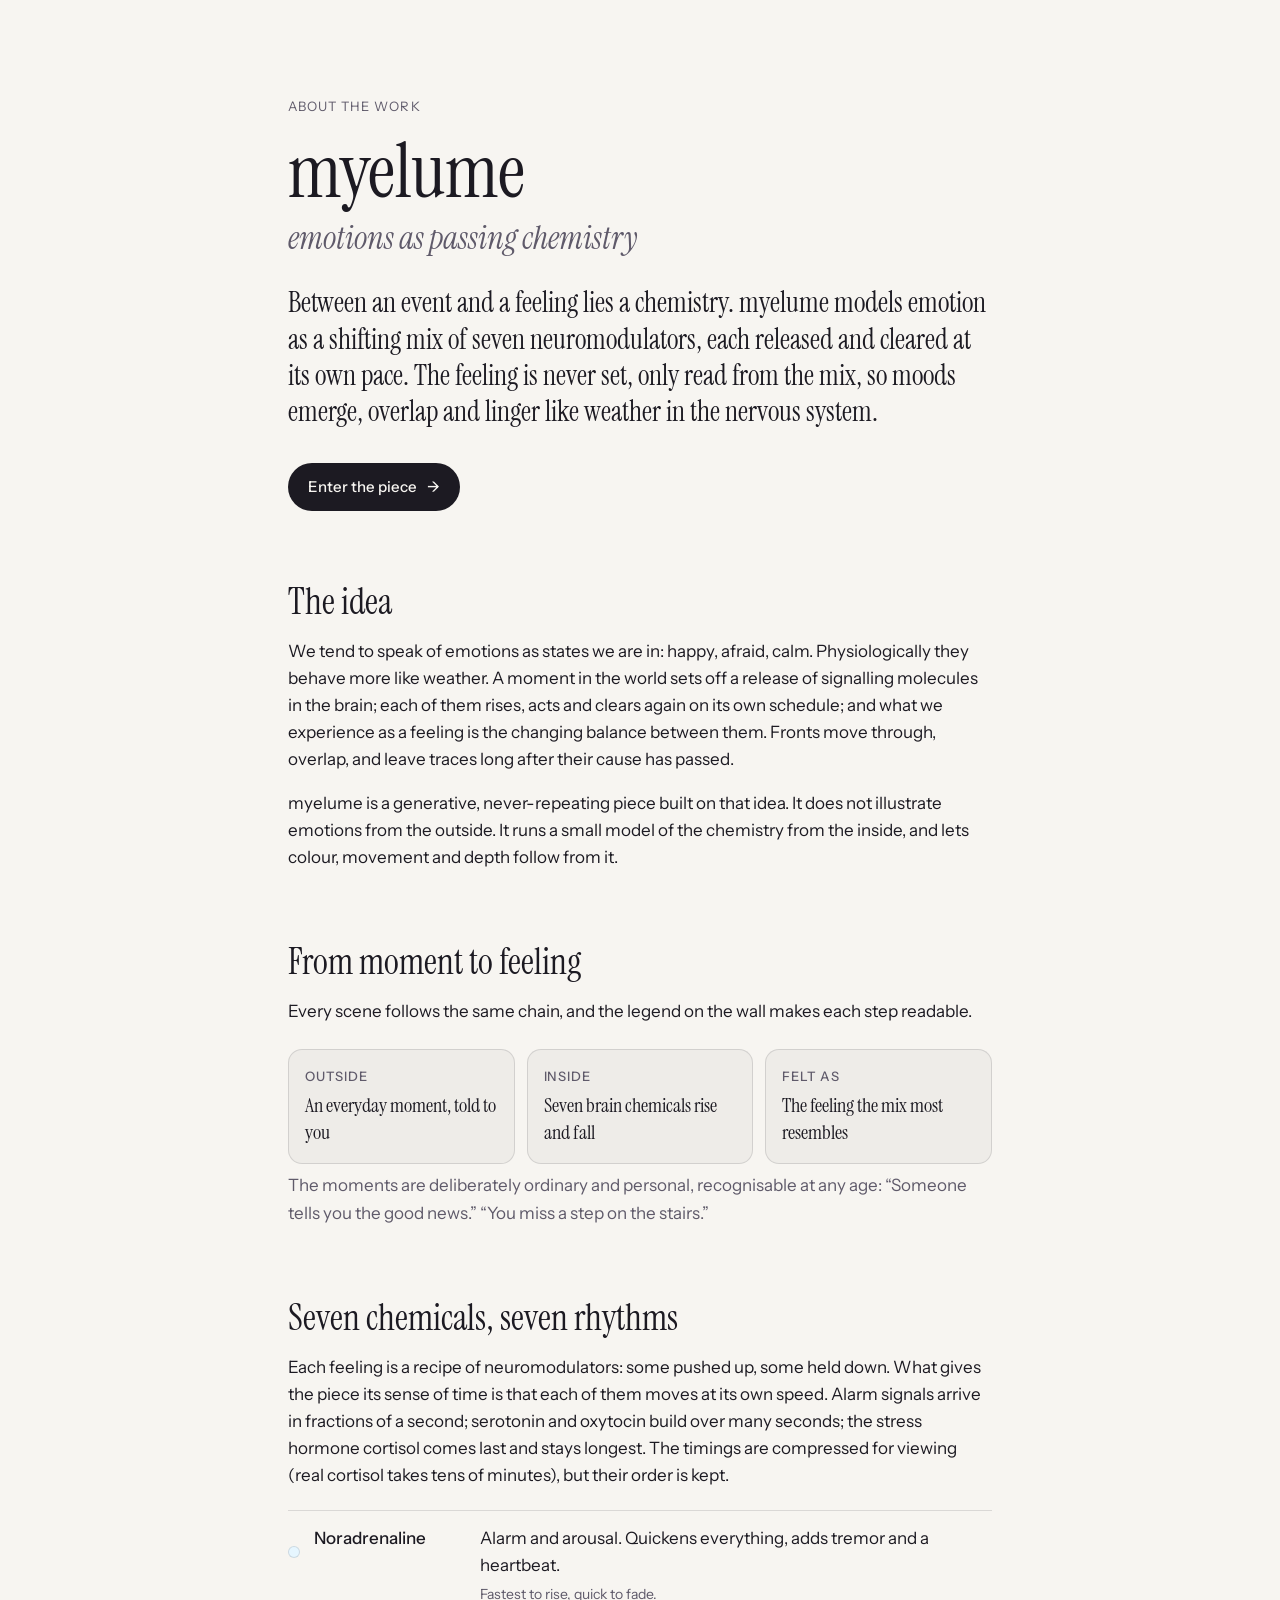
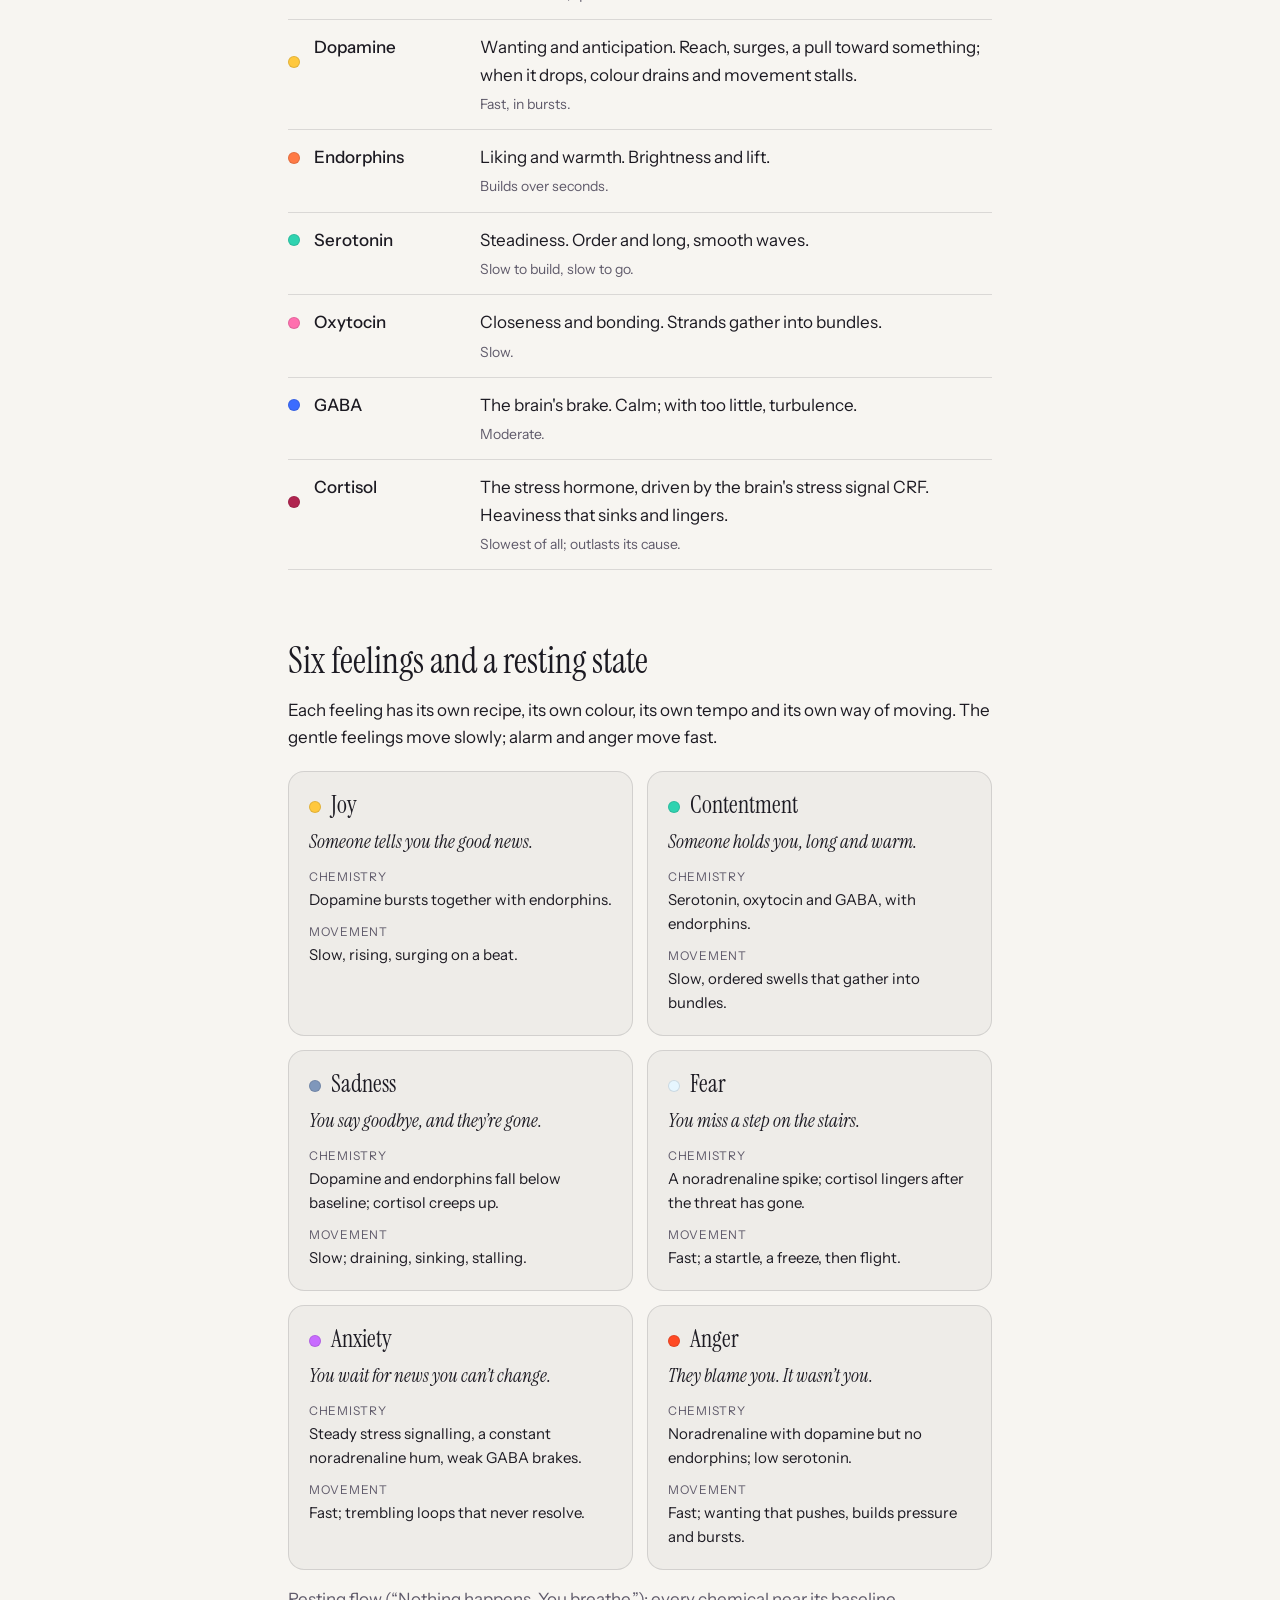
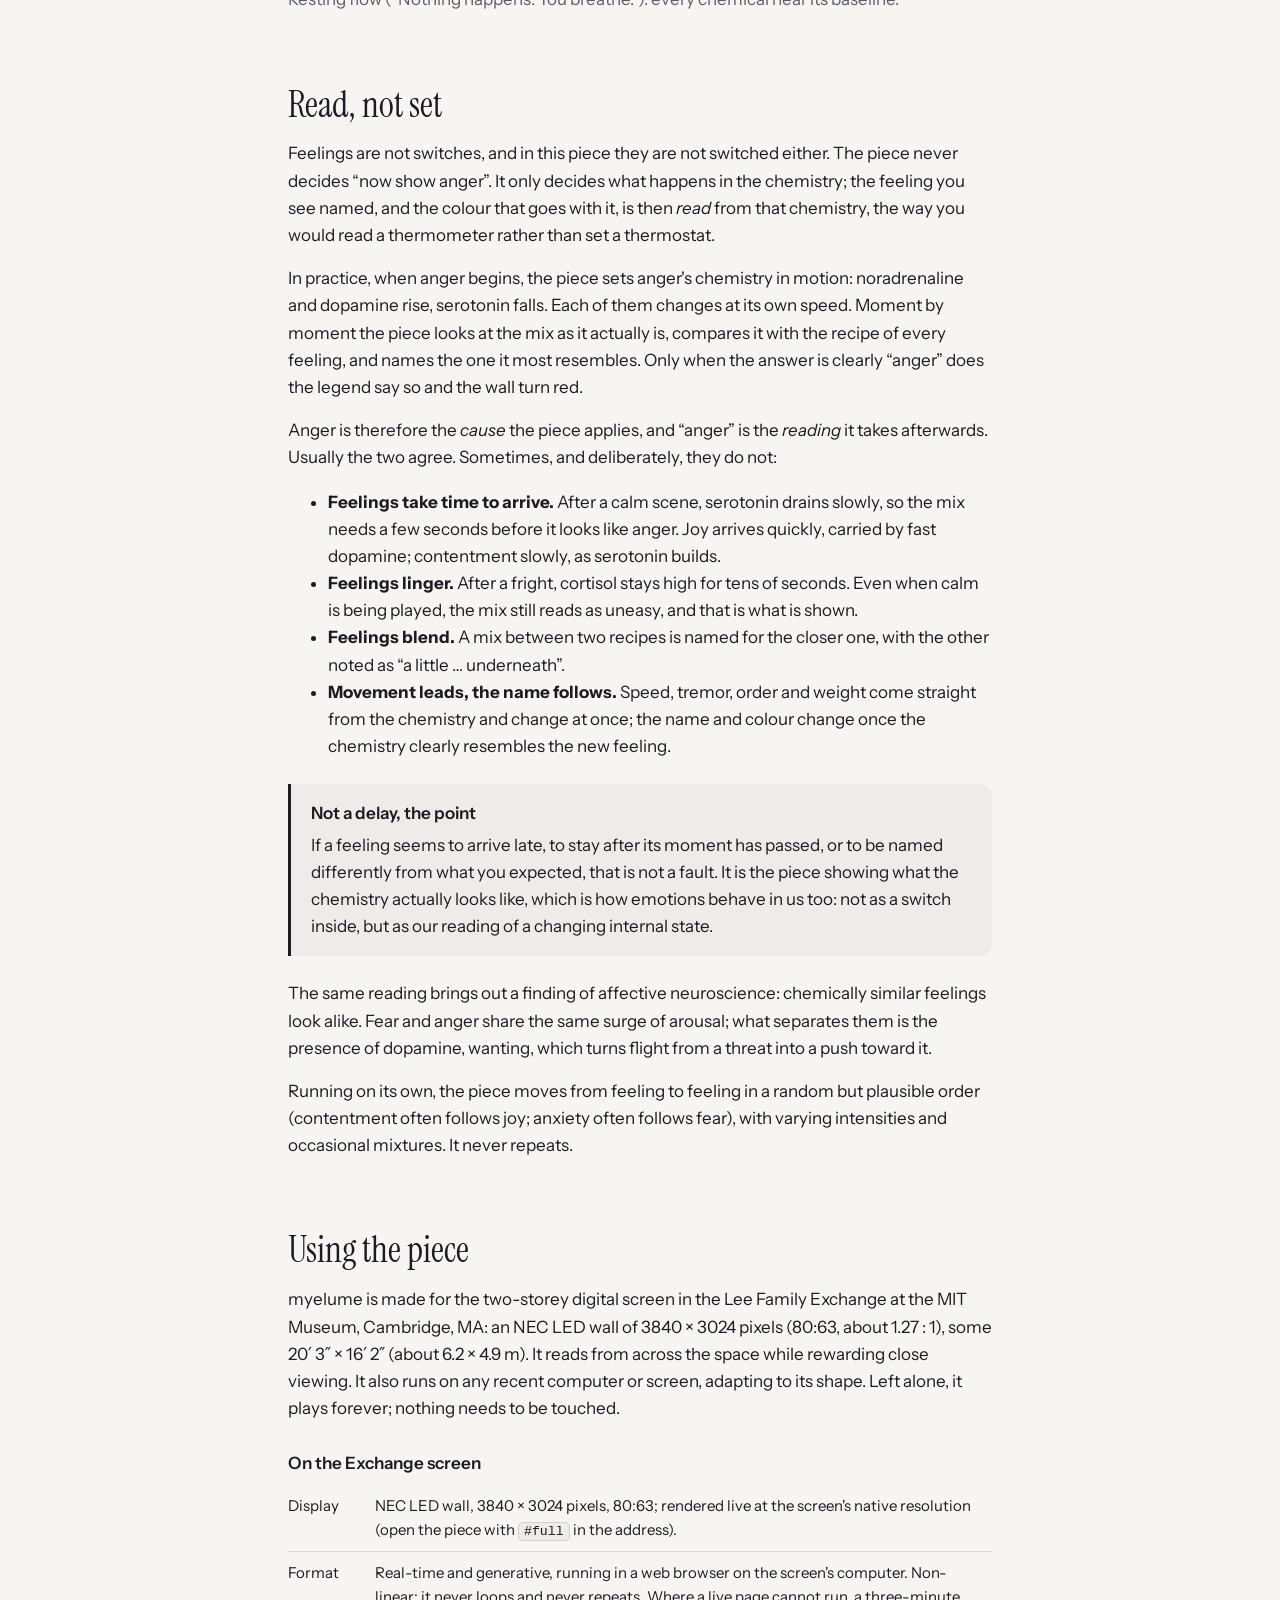
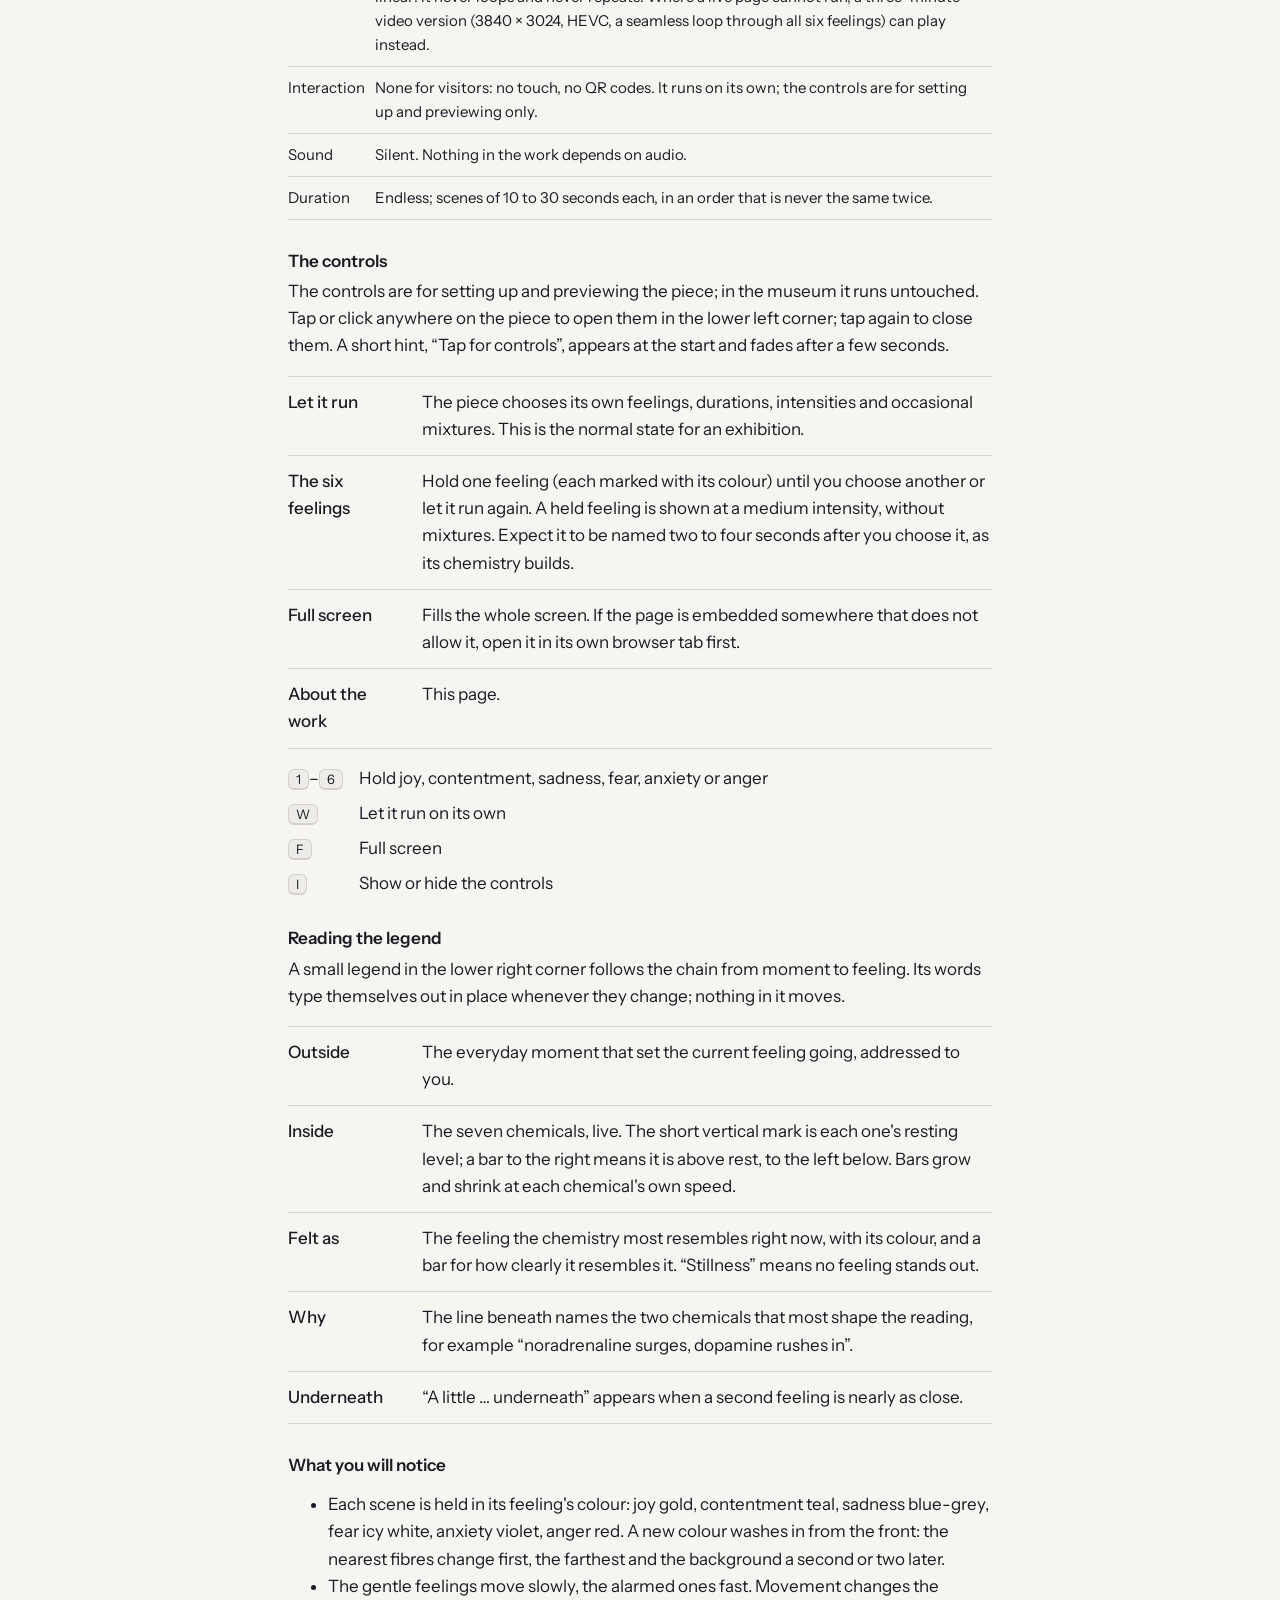
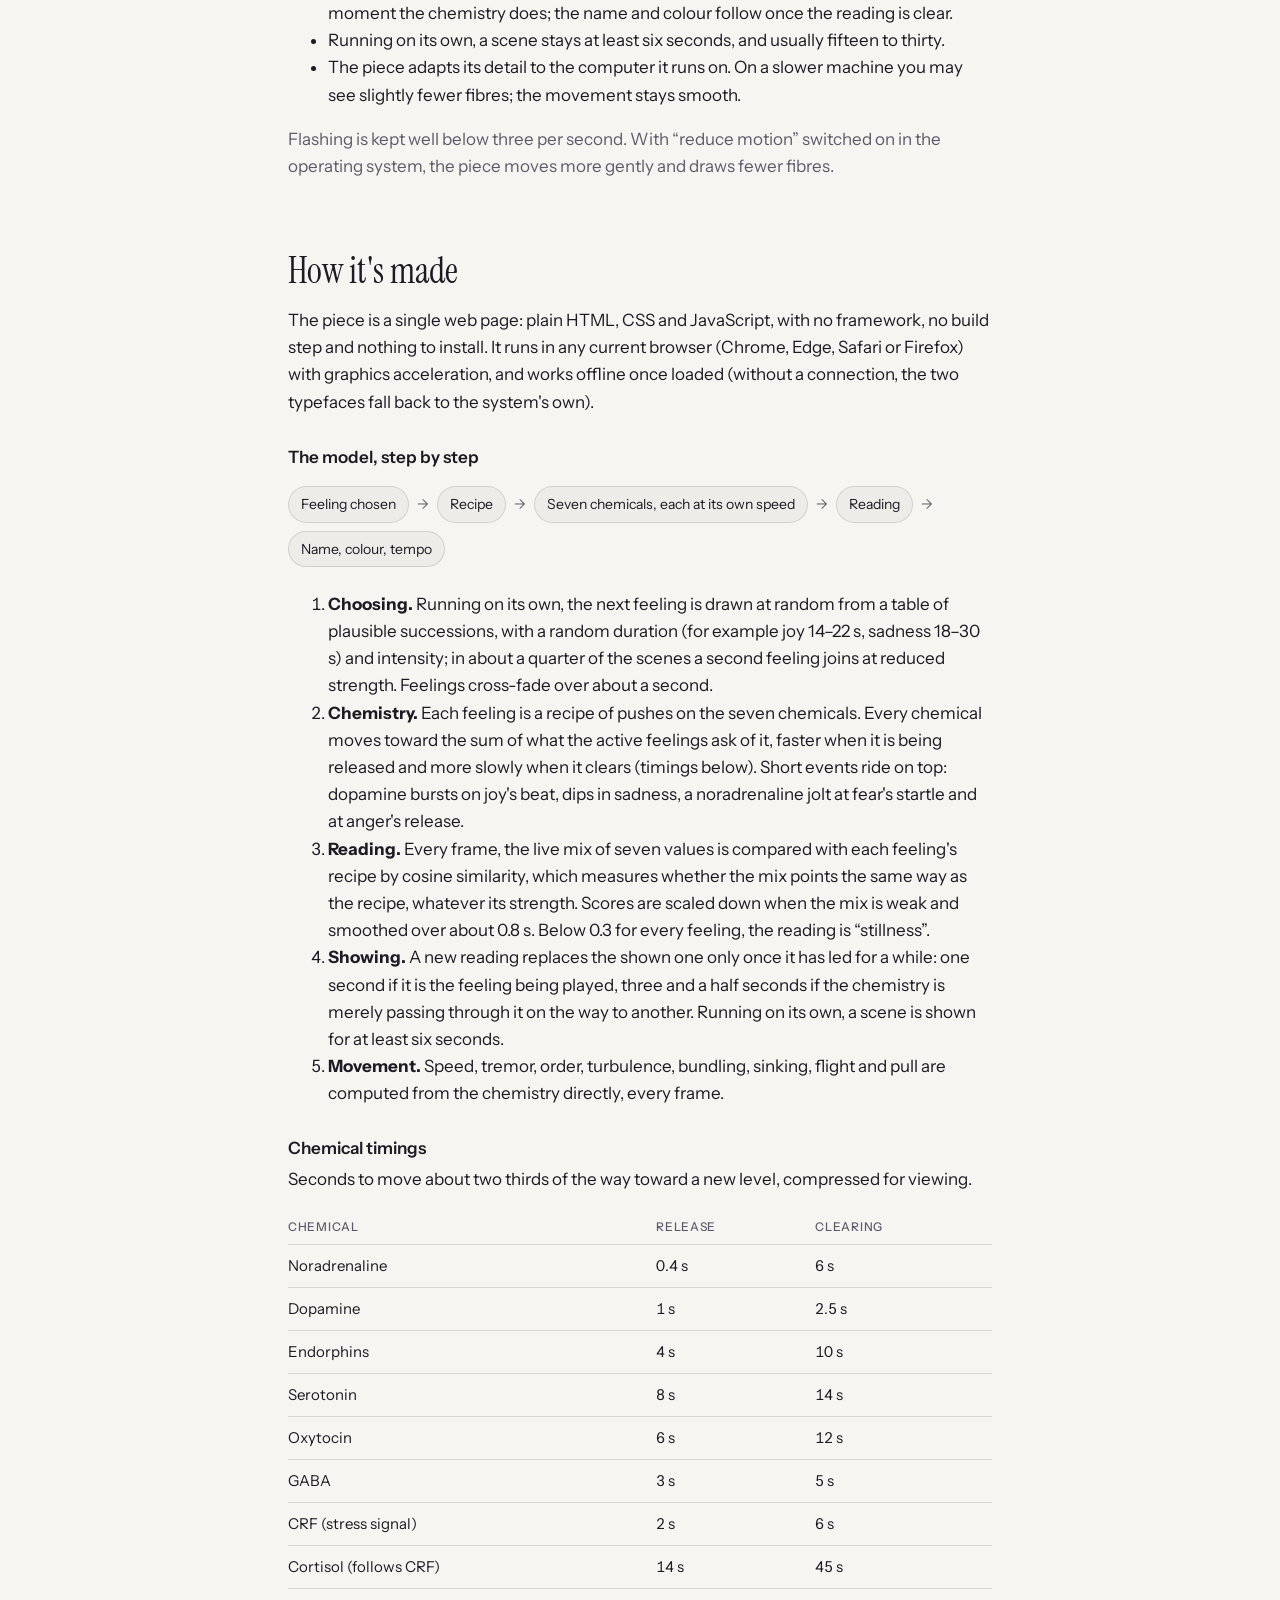
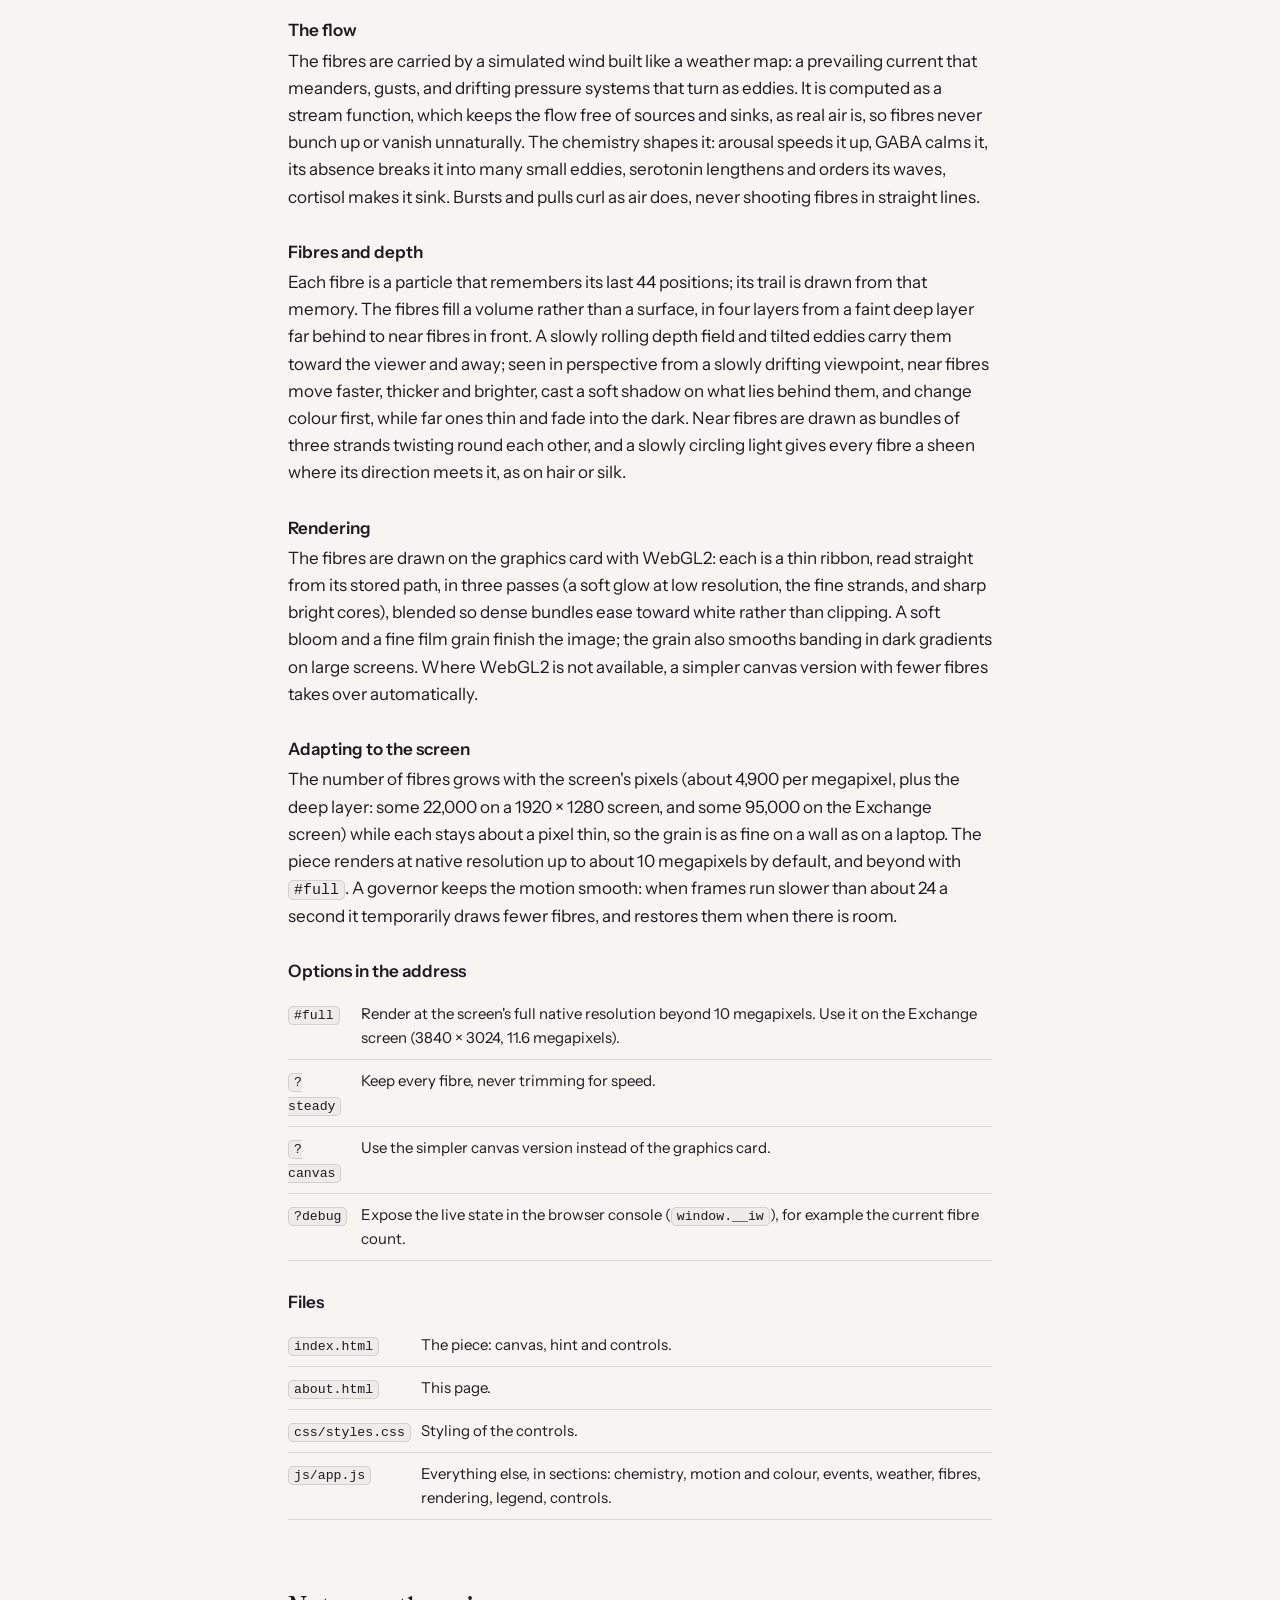
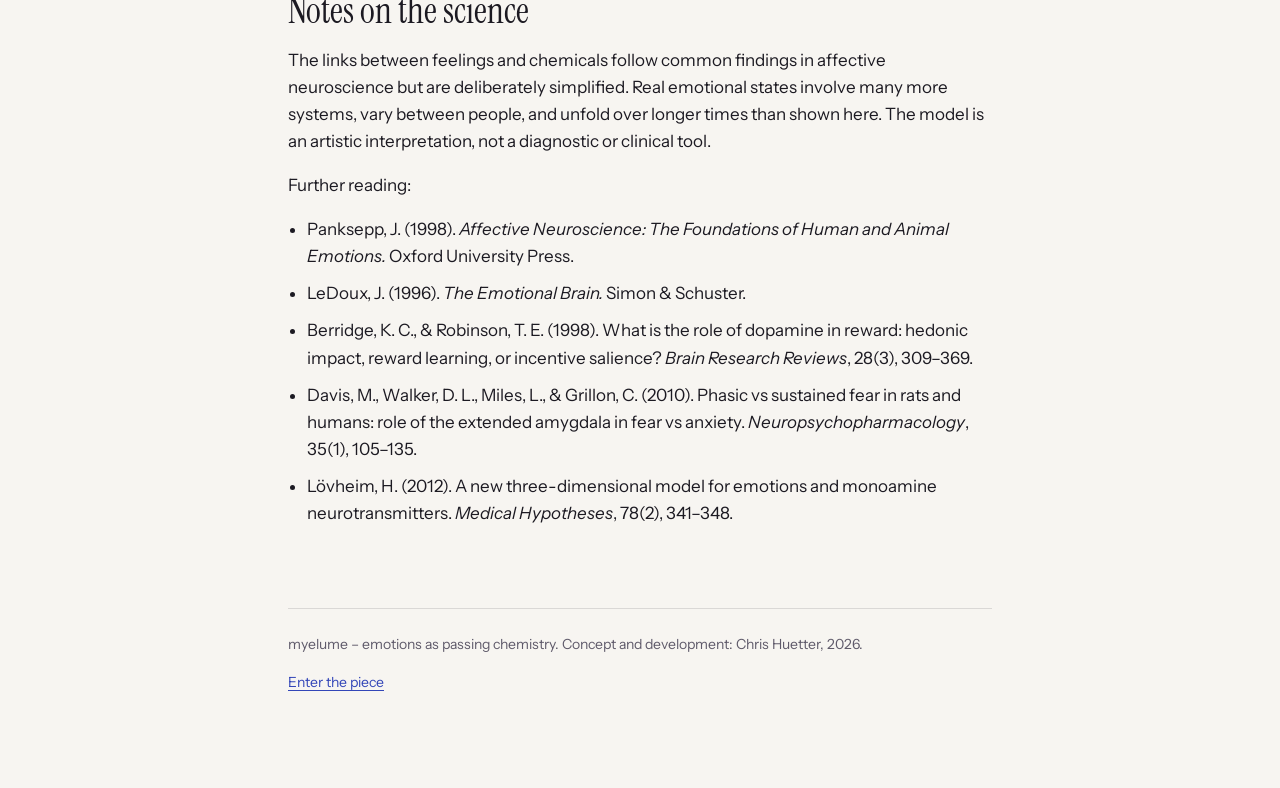
<file: myelume/about.html>
<!doctype html>
<html lang="en">
<head>
<meta charset="utf-8">
<meta name="viewport" content="width=device-width, initial-scale=1, viewport-fit=cover">
<title>myelume – about the work</title>
<meta name="description" content="myelume – emotions as passing chemistry. It models emotion as a shifting mix of seven neuromodulators. The feeling is never set, only read from the mix.">
<link rel="preconnect" href="https://fonts.googleapis.com">
<link rel="preconnect" href="https://fonts.gstatic.com" crossorigin>
<link href="https://fonts.googleapis.com/css2?family=Instrument+Sans:wght@400;500;600&family=Instrument+Serif:ital@0;1&display=swap" rel="stylesheet">
<style>
:root{
  --bg:#f7f5f1; --ink:#1c1a22; --muted:#5f5a6a; --line:rgba(28,26,34,.13); --card:rgba(28,26,34,.04);
  --accent:#1c1a22; --link:#3346b8;
  color-scheme:light;
}
@media (prefers-color-scheme: dark){
  :root:not([data-theme="light"]){
    --bg:#0d0c12; --ink:#ece8f3; --muted:#a39db2; --line:rgba(236,232,243,.13); --card:rgba(236,232,243,.045);
    --accent:#ece8f3; --link:#9fb6ff; color-scheme:dark;
  }
}
:root[data-theme="dark"]{
  --bg:#0d0c12; --ink:#ece8f3; --muted:#a39db2; --line:rgba(236,232,243,.13); --card:rgba(236,232,243,.045);
  --accent:#ece8f3; --link:#9fb6ff; color-scheme:dark;
}
*{box-sizing:border-box}
html{-webkit-text-size-adjust:100%}
body{margin:0;background:var(--bg);color:var(--ink);
  font-family:'Instrument Sans',system-ui,-apple-system,'Segoe UI',Roboto,sans-serif;
  font-size:17px;line-height:1.6;-webkit-font-smoothing:antialiased}
main{max-width:46rem;margin:0 auto;padding:clamp(40px,8vw,96px) 16px 80px}
a{color:var(--link);text-underline-offset:3px}
h1,h2,h3{font-family:'Instrument Serif',Georgia,'Times New Roman',serif;font-weight:400;line-height:1.08;margin:0}
h1{font-size:clamp(44px,8vw,76px);letter-spacing:-.01em}
h2{font-size:clamp(28px,4.4vw,36px);margin:72px 0 16px}
h3{font-size:24px;margin:0 0 4px}
p{margin:0 0 16px}
.kicker{font-size:13px;letter-spacing:.08em;text-transform:uppercase;color:var(--muted);margin:0 0 14px}
.subtitle{font-family:'Instrument Serif',Georgia,serif;font-style:italic;font-size:clamp(24px,3.6vw,32px);line-height:1.2;color:var(--muted);margin:6px 0 0}
.lede{font-family:'Instrument Serif',Georgia,serif;font-size:clamp(22px,3.2vw,28px);line-height:1.3;margin:28px 0 32px}
.enter{display:inline-flex;align-items:center;gap:10px;font-size:15px;font-weight:500;text-decoration:none;
  color:var(--bg);background:var(--accent);padding:12px 20px;border-radius:999px}
.enter:focus-visible{outline:2px solid var(--link);outline-offset:3px}
.muted{color:var(--muted)}
.chain{display:grid;grid-template-columns:repeat(3,1fr);gap:12px;margin:24px 0 8px}
.chain div{background:var(--card);border:1px solid var(--line);border-radius:14px;padding:16px}
.chain b{display:block;font-weight:500;font-size:13px;letter-spacing:.06em;text-transform:uppercase;color:var(--muted);margin-bottom:6px}
.chain span{font-family:'Instrument Serif',Georgia,serif;font-size:20px;line-height:1.25}
.chem{list-style:none;padding:0;margin:20px 0 0;border-top:1px solid var(--line)}
.chem li{display:grid;grid-template-columns:12px 9.5rem 1fr;gap:4px 14px;align-items:baseline;padding:14px 0;border-bottom:1px solid var(--line)}
.chem .sw{align-self:center}
.chem .name{font-weight:500}
.chem .pace{grid-column:3;font-size:14px;color:var(--muted)}
.sw{width:12px;height:12px;border-radius:50%;display:inline-block;box-shadow:inset 0 0 0 1px var(--line)}
.feelings{display:grid;grid-template-columns:repeat(2,1fr);gap:14px;margin-top:20px}
.feeling{background:var(--card);border:1px solid var(--line);border-radius:16px;padding:20px}
.feeling header{display:flex;align-items:center;gap:10px;margin-bottom:8px}
.feeling .moment{font-family:'Instrument Serif',Georgia,serif;font-style:italic;font-size:19px;line-height:1.3;margin-bottom:12px}
.feeling dl{margin:0;font-size:15px}
.feeling dt{font-size:12px;letter-spacing:.06em;text-transform:uppercase;color:var(--muted);margin-top:10px}
.feeling dd{margin:2px 0 0}
.keys{display:grid;grid-template-columns:auto 1fr;gap:8px 16px;margin:16px 0}
kbd{font-family:inherit;font-size:13px;border:1px solid var(--line);border-bottom-width:2px;border-radius:6px;padding:1px 7px;background:var(--card)}
.refs{padding-left:1.1em}
.refs li{margin-bottom:10px}
.note{border-left:3px solid var(--accent);background:var(--card);border-radius:0 12px 12px 0;padding:16px 20px;margin:24px 0}
.note b{display:block;font-weight:600;margin-bottom:4px}
.note p:last-child{margin-bottom:0}
.flow{display:flex;flex-wrap:wrap;align-items:center;gap:8px;margin:20px 0 24px;font-size:14px}
.flow span{background:var(--card);border:1px solid var(--line);border-radius:999px;padding:6px 12px}
.flow i{font-style:normal;color:var(--muted)}
h3.sub{font-family:'Instrument Sans',system-ui,sans-serif;font-weight:600;font-size:17px;margin:32px 0 8px}
.tbl{width:100%;border-collapse:collapse;font-size:15px;margin:12px 0 8px}
.tbl th{text-align:left;font-weight:500;font-size:12px;letter-spacing:.06em;text-transform:uppercase;color:var(--muted);padding:8px 10px 8px 0;border-bottom:1px solid var(--line)}
.tbl td{padding:9px 10px 9px 0;border-bottom:1px solid var(--line);vertical-align:top}
.tbl td.num{font-variant-numeric:tabular-nums;white-space:nowrap}
.legend-parts{list-style:none;padding:0;margin:12px 0}
.legend-parts li{display:grid;grid-template-columns:7.5rem 1fr;gap:14px;padding:12px 0;border-bottom:1px solid var(--line)}
.legend-parts li:first-child{border-top:1px solid var(--line)}
.legend-parts b{font-weight:500}
code{font-family:ui-monospace,SFMono-Regular,Menlo,Consolas,monospace;font-size:.88em;background:var(--card);border:1px solid var(--line);border-radius:5px;padding:1px 5px}
footer{margin-top:80px;padding-top:24px;border-top:1px solid var(--line);font-size:14px;color:var(--muted)}
@media (max-width:640px){
  body{font-size:16px}
  .chain,.feelings{grid-template-columns:1fr}
  .chem li{grid-template-columns:12px 1fr}
  .chem .pace,.chem .does{grid-column:2}
  .legend-parts li{grid-template-columns:1fr;gap:4px}
  .tbl{font-size:14px}
}
</style>
</head>
<body>
<main>
  <p class="kicker">About the work</p>
  <h1>myelume</h1>
  <p class="subtitle">emotions as passing chemistry</p>
  <p class="lede">Between an event and a feeling lies a chemistry. myelume models emotion as a shifting mix of seven neuromodulators, each released and cleared at its own pace. The feeling is never set, only read from the mix, so moods emerge, overlap and linger like weather in the nervous system.</p>
  <a class="enter" href="index.html">Enter the piece <span aria-hidden="true">→</span></a>

  <h2>The idea</h2>
  <p>We tend to speak of emotions as states we are in: happy, afraid, calm. Physiologically they behave more like weather. A moment in the world sets off a release of signalling molecules in the brain; each of them rises, acts and clears again on its own schedule; and what we experience as a feeling is the changing balance between them. Fronts move through, overlap, and leave traces long after their cause has passed.</p>
  <p>myelume is a generative, never-repeating piece built on that idea. It does not illustrate emotions from the outside. It runs a small model of the chemistry from the inside, and lets colour, movement and depth follow from it.</p>

  <h2>From moment to feeling</h2>
  <p>Every scene follows the same chain, and the legend on the wall makes each step readable.</p>
  <div class="chain">
    <div><b>Outside</b><span>An everyday moment, told to you</span></div>
    <div><b>Inside</b><span>Seven brain chemicals rise and fall</span></div>
    <div><b>Felt as</b><span>The feeling the mix most resembles</span></div>
  </div>
  <p class="muted">The moments are deliberately ordinary and personal, recognisable at any age: “Someone tells you the good news.” “You miss a step on the stairs.”</p>

  <h2>Seven chemicals, seven rhythms</h2>
  <p>Each feeling is a recipe of neuromodulators: some pushed up, some held down. What gives the piece its sense of time is that each of them moves at its own speed. Alarm signals arrive in fractions of a second; serotonin and oxytocin build over many seconds; the stress hormone cortisol comes last and stays longest. The timings are compressed for viewing (real cortisol takes tens of minutes), but their order is kept.</p>
  <ul class="chem">
    <li><span class="sw" style="background:#e6f6ff"></span><span class="name">Noradrenaline</span><span class="does">Alarm and arousal. Quickens everything, adds tremor and a heartbeat.</span><span class="pace">Fastest to rise, quick to fade.</span></li>
    <li><span class="sw" style="background:#ffc83d"></span><span class="name">Dopamine</span><span class="does">Wanting and anticipation. Reach, surges, a pull toward something; when it drops, colour drains and movement stalls.</span><span class="pace">Fast, in bursts.</span></li>
    <li><span class="sw" style="background:#ff7a45"></span><span class="name">Endorphins</span><span class="does">Liking and warmth. Brightness and lift.</span><span class="pace">Builds over seconds.</span></li>
    <li><span class="sw" style="background:#2fd3b0"></span><span class="name">Serotonin</span><span class="does">Steadiness. Order and long, smooth waves.</span><span class="pace">Slow to build, slow to go.</span></li>
    <li><span class="sw" style="background:#ff6fae"></span><span class="name">Oxytocin</span><span class="does">Closeness and bonding. Strands gather into bundles.</span><span class="pace">Slow.</span></li>
    <li><span class="sw" style="background:#3b6cff"></span><span class="name">GABA</span><span class="does">The brain's brake. Calm; with too little, turbulence.</span><span class="pace">Moderate.</span></li>
    <li><span class="sw" style="background:#b0244f"></span><span class="name">Cortisol</span><span class="does">The stress hormone, driven by the brain's stress signal CRF. Heaviness that sinks and lingers.</span><span class="pace">Slowest of all; outlasts its cause.</span></li>
  </ul>

  <h2>Six feelings and a resting state</h2>
  <p>Each feeling has its own recipe, its own colour, its own tempo and its own way of moving. The gentle feelings move slowly; alarm and anger move fast.</p>
  <div class="feelings">
    <article class="feeling">
      <header><span class="sw" style="background:#ffc83d"></span><h3>Joy</h3></header>
      <p class="moment">Someone tells you the good news.</p>
      <dl><dt>Chemistry</dt><dd>Dopamine bursts together with endorphins.</dd><dt>Movement</dt><dd>Slow, rising, surging on a beat.</dd></dl>
    </article>
    <article class="feeling">
      <header><span class="sw" style="background:#2fd3b0"></span><h3>Contentment</h3></header>
      <p class="moment">Someone holds you, long and warm.</p>
      <dl><dt>Chemistry</dt><dd>Serotonin, oxytocin and GABA, with endorphins.</dd><dt>Movement</dt><dd>Slow, ordered swells that gather into bundles.</dd></dl>
    </article>
    <article class="feeling">
      <header><span class="sw" style="background:#7f97bb"></span><h3>Sadness</h3></header>
      <p class="moment">You say goodbye, and they’re gone.</p>
      <dl><dt>Chemistry</dt><dd>Dopamine and endorphins fall below baseline; cortisol creeps up.</dd><dt>Movement</dt><dd>Slow; draining, sinking, stalling.</dd></dl>
    </article>
    <article class="feeling">
      <header><span class="sw" style="background:#e6f6ff"></span><h3>Fear</h3></header>
      <p class="moment">You miss a step on the stairs.</p>
      <dl><dt>Chemistry</dt><dd>A noradrenaline spike; cortisol lingers after the threat has gone.</dd><dt>Movement</dt><dd>Fast; a startle, a freeze, then flight.</dd></dl>
    </article>
    <article class="feeling">
      <header><span class="sw" style="background:#c86bff"></span><h3>Anxiety</h3></header>
      <p class="moment">You wait for news you can’t change.</p>
      <dl><dt>Chemistry</dt><dd>Steady stress signalling, a constant noradrenaline hum, weak GABA brakes.</dd><dt>Movement</dt><dd>Fast; trembling loops that never resolve.</dd></dl>
    </article>
    <article class="feeling">
      <header><span class="sw" style="background:#ff4a24"></span><h3>Anger</h3></header>
      <p class="moment">They blame you. It wasn’t you.</p>
      <dl><dt>Chemistry</dt><dd>Noradrenaline with dopamine but no endorphins; low serotonin.</dd><dt>Movement</dt><dd>Fast; wanting that pushes, builds pressure and bursts.</dd></dl>
    </article>
  </div>
  <p class="muted" style="margin-top:16px">Resting flow (“Nothing happens. You breathe.”): every chemical near its baseline.</p>

  <h2>Read, not set</h2>
  <p>Feelings are not switches, and in this piece they are not switched either. The piece never decides “now show anger”. It only decides what happens in the chemistry; the feeling you see named, and the colour that goes with it, is then <em>read</em> from that chemistry, the way you would read a thermometer rather than set a thermostat.</p>
  <p>In practice, when anger begins, the piece sets anger's chemistry in motion: noradrenaline and dopamine rise, serotonin falls. Each of them changes at its own speed. Moment by moment the piece looks at the mix as it actually is, compares it with the recipe of every feeling, and names the one it most resembles. Only when the answer is clearly “anger” does the legend say so and the wall turn red.</p>
  <p>Anger is therefore the <em>cause</em> the piece applies, and “anger” is the <em>reading</em> it takes afterwards. Usually the two agree. Sometimes, and deliberately, they do not:</p>
  <ul>
    <li><strong>Feelings take time to arrive.</strong> After a calm scene, serotonin drains slowly, so the mix needs a few seconds before it looks like anger. Joy arrives quickly, carried by fast dopamine; contentment slowly, as serotonin builds.</li>
    <li><strong>Feelings linger.</strong> After a fright, cortisol stays high for tens of seconds. Even when calm is being played, the mix still reads as uneasy, and that is what is shown.</li>
    <li><strong>Feelings blend.</strong> A mix between two recipes is named for the closer one, with the other noted as “a little … underneath”.</li>
    <li><strong>Movement leads, the name follows.</strong> Speed, tremor, order and weight come straight from the chemistry and change at once; the name and colour change once the chemistry clearly resembles the new feeling.</li>
  </ul>
  <div class="note">
    <b>Not a delay, the point</b>
    <p>If a feeling seems to arrive late, to stay after its moment has passed, or to be named differently from what you expected, that is not a fault. It is the piece showing what the chemistry actually looks like, which is how emotions behave in us too: not as a switch inside, but as our reading of a changing internal state.</p>
  </div>
  <p>The same reading brings out a finding of affective neuroscience: chemically similar feelings look alike. Fear and anger share the same surge of arousal; what separates them is the presence of dopamine, wanting, which turns flight from a threat into a push toward it.</p>
  <p>Running on its own, the piece moves from feeling to feeling in a random but plausible order (contentment often follows joy; anxiety often follows fear), with varying intensities and occasional mixtures. It never repeats.</p>

  <h2>Using the piece</h2>
  <p>myelume is made for the two-storey digital screen in the Lee Family Exchange at the MIT Museum, Cambridge, MA: an NEC LED wall of 3840 × 3024 pixels (80:63, about 1.27 : 1), some 20′ 3″ × 16′ 2″ (about 6.2 × 4.9 m). It reads from across the space while rewarding close viewing. It also runs on any recent computer or screen, adapting to its shape. Left alone, it plays forever; nothing needs to be touched.</p>

  <h3 class="sub">On the Exchange screen</h3>
  <table class="tbl">
    <tbody>
      <tr><td>Display</td><td>NEC LED wall, 3840 × 3024 pixels, 80:63; rendered live at the screen's native resolution (open the piece with <code>#full</code> in the address).</td></tr>
      <tr><td>Format</td><td>Real-time and generative, running in a web browser on the screen's computer. Non-linear: it never loops and never repeats. Where a live page cannot run, a three-minute video version (3840 × 3024, HEVC, a seamless loop through all six feelings) can play instead.</td></tr>
      <tr><td>Interaction</td><td>None for visitors: no touch, no QR codes. It runs on its own; the controls are for setting up and previewing only.</td></tr>
      <tr><td>Sound</td><td>Silent. Nothing in the work depends on audio.</td></tr>
      <tr><td>Duration</td><td>Endless; scenes of 10 to 30 seconds each, in an order that is never the same twice.</td></tr>
    </tbody>
  </table>

  <h3 class="sub">The controls</h3>
  <p>The controls are for setting up and previewing the piece; in the museum it runs untouched. Tap or click anywhere on the piece to open them in the lower left corner; tap again to close them. A short hint, “Tap for controls”, appears at the start and fades after a few seconds.</p>
  <ul class="legend-parts">
    <li><b>Let it run</b><span>The piece chooses its own feelings, durations, intensities and occasional mixtures. This is the normal state for an exhibition.</span></li>
    <li><b>The six feelings</b><span>Hold one feeling (each marked with its colour) until you choose another or let it run again. A held feeling is shown at a medium intensity, without mixtures. Expect it to be named two to four seconds after you choose it, as its chemistry builds.</span></li>
    <li><b>Full screen</b><span>Fills the whole screen. If the page is embedded somewhere that does not allow it, open it in its own browser tab first.</span></li>
    <li><b>About the work</b><span>This page.</span></li>
  </ul>
  <div class="keys">
    <span><kbd>1</kbd>–<kbd>6</kbd></span><span>Hold joy, contentment, sadness, fear, anxiety or anger</span>
    <span><kbd>W</kbd></span><span>Let it run on its own</span>
    <span><kbd>F</kbd></span><span>Full screen</span>
    <span><kbd>I</kbd></span><span>Show or hide the controls</span>
  </div>

  <h3 class="sub">Reading the legend</h3>
  <p>A small legend in the lower right corner follows the chain from moment to feeling. Its words type themselves out in place whenever they change; nothing in it moves.</p>
  <ul class="legend-parts">
    <li><b>Outside</b><span>The everyday moment that set the current feeling going, addressed to you.</span></li>
    <li><b>Inside</b><span>The seven chemicals, live. The short vertical mark is each one's resting level; a bar to the right means it is above rest, to the left below. Bars grow and shrink at each chemical's own speed.</span></li>
    <li><b>Felt as</b><span>The feeling the chemistry most resembles right now, with its colour, and a bar for how clearly it resembles it. “Stillness” means no feeling stands out.</span></li>
    <li><b>Why</b><span>The line beneath names the two chemicals that most shape the reading, for example “noradrenaline surges, dopamine rushes in”.</span></li>
    <li><b>Underneath</b><span>“A little … underneath” appears when a second feeling is nearly as close.</span></li>
  </ul>

  <h3 class="sub">What you will notice</h3>
  <ul>
    <li>Each scene is held in its feeling's colour: joy gold, contentment teal, sadness blue-grey, fear icy white, anxiety violet, anger red. A new colour washes in from the front: the nearest fibres change first, the farthest and the background a second or two later.</li>
    <li>The gentle feelings move slowly, the alarmed ones fast. Movement changes the moment the chemistry does; the name and colour follow once the reading is clear.</li>
    <li>Running on its own, a scene stays at least six seconds, and usually fifteen to thirty.</li>
    <li>The piece adapts its detail to the computer it runs on. On a slower machine you may see slightly fewer fibres; the movement stays smooth.</li>
  </ul>
  <p class="muted">Flashing is kept well below three per second. With “reduce motion” switched on in the operating system, the piece moves more gently and draws fewer fibres.</p>

  <h2>How it's made</h2>
  <p>The piece is a single web page: plain HTML, CSS and JavaScript, with no framework, no build step and nothing to install. It runs in any current browser (Chrome, Edge, Safari or Firefox) with graphics acceleration, and works offline once loaded (without a connection, the two typefaces fall back to the system's own).</p>

  <h3 class="sub">The model, step by step</h3>
  <div class="flow"><span>Feeling chosen</span><i>→</i><span>Recipe</span><i>→</i><span>Seven chemicals, each at its own speed</span><i>→</i><span>Reading</span><i>→</i><span>Name, colour, tempo</span></div>
  <ol>
    <li><strong>Choosing.</strong> Running on its own, the next feeling is drawn at random from a table of plausible successions, with a random duration (for example joy 14–22 s, sadness 18–30 s) and intensity; in about a quarter of the scenes a second feeling joins at reduced strength. Feelings cross-fade over about a second.</li>
    <li><strong>Chemistry.</strong> Each feeling is a recipe of pushes on the seven chemicals. Every chemical moves toward the sum of what the active feelings ask of it, faster when it is being released and more slowly when it clears (timings below). Short events ride on top: dopamine bursts on joy's beat, dips in sadness, a noradrenaline jolt at fear's startle and at anger's release.</li>
    <li><strong>Reading.</strong> Every frame, the live mix of seven values is compared with each feeling's recipe by cosine similarity, which measures whether the mix points the same way as the recipe, whatever its strength. Scores are scaled down when the mix is weak and smoothed over about 0.8 s. Below 0.3 for every feeling, the reading is “stillness”.</li>
    <li><strong>Showing.</strong> A new reading replaces the shown one only once it has led for a while: one second if it is the feeling being played, three and a half seconds if the chemistry is merely passing through it on the way to another. Running on its own, a scene is shown for at least six seconds.</li>
    <li><strong>Movement.</strong> Speed, tremor, order, turbulence, bundling, sinking, flight and pull are computed from the chemistry directly, every frame.</li>
  </ol>

  <h3 class="sub">Chemical timings</h3>
  <p>Seconds to move about two thirds of the way toward a new level, compressed for viewing.</p>
  <table class="tbl">
    <thead><tr><th>Chemical</th><th>Release</th><th>Clearing</th></tr></thead>
    <tbody>
      <tr><td>Noradrenaline</td><td class="num">0.4 s</td><td class="num">6 s</td></tr>
      <tr><td>Dopamine</td><td class="num">1 s</td><td class="num">2.5 s</td></tr>
      <tr><td>Endorphins</td><td class="num">4 s</td><td class="num">10 s</td></tr>
      <tr><td>Serotonin</td><td class="num">8 s</td><td class="num">14 s</td></tr>
      <tr><td>Oxytocin</td><td class="num">6 s</td><td class="num">12 s</td></tr>
      <tr><td>GABA</td><td class="num">3 s</td><td class="num">5 s</td></tr>
      <tr><td>CRF (stress signal)</td><td class="num">2 s</td><td class="num">6 s</td></tr>
      <tr><td>Cortisol (follows CRF)</td><td class="num">14 s</td><td class="num">45 s</td></tr>
    </tbody>
  </table>

  <h3 class="sub">The flow</h3>
  <p>The fibres are carried by a simulated wind built like a weather map: a prevailing current that meanders, gusts, and drifting pressure systems that turn as eddies. It is computed as a stream function, which keeps the flow free of sources and sinks, as real air is, so fibres never bunch up or vanish unnaturally. The chemistry shapes it: arousal speeds it up, GABA calms it, its absence breaks it into many small eddies, serotonin lengthens and orders its waves, cortisol makes it sink. Bursts and pulls curl as air does, never shooting fibres in straight lines.</p>

  <h3 class="sub">Fibres and depth</h3>
  <p>Each fibre is a particle that remembers its last 44 positions; its trail is drawn from that memory. The fibres fill a volume rather than a surface, in four layers from a faint deep layer far behind to near fibres in front. A slowly rolling depth field and tilted eddies carry them toward the viewer and away; seen in perspective from a slowly drifting viewpoint, near fibres move faster, thicker and brighter, cast a soft shadow on what lies behind them, and change colour first, while far ones thin and fade into the dark. Near fibres are drawn as bundles of three strands twisting round each other, and a slowly circling light gives every fibre a sheen where its direction meets it, as on hair or silk.</p>

  <h3 class="sub">Rendering</h3>
  <p>The fibres are drawn on the graphics card with WebGL2: each is a thin ribbon, read straight from its stored path, in three passes (a soft glow at low resolution, the fine strands, and sharp bright cores), blended so dense bundles ease toward white rather than clipping. A soft bloom and a fine film grain finish the image; the grain also smooths banding in dark gradients on large screens. Where WebGL2 is not available, a simpler canvas version with fewer fibres takes over automatically.</p>

  <h3 class="sub">Adapting to the screen</h3>
  <p>The number of fibres grows with the screen's pixels (about 4,900 per megapixel, plus the deep layer: some 22,000 on a 1920 × 1280 screen, and some 95,000 on the Exchange screen) while each stays about a pixel thin, so the grain is as fine on a wall as on a laptop. The piece renders at native resolution up to about 10 megapixels by default, and beyond with <code>#full</code>. A governor keeps the motion smooth: when frames run slower than about 24 a second it temporarily draws fewer fibres, and restores them when there is room.</p>

  <h3 class="sub">Options in the address</h3>
  <table class="tbl">
    <tbody>
      <tr><td><code>#full</code></td><td>Render at the screen's full native resolution beyond 10 megapixels. Use it on the Exchange screen (3840 × 3024, 11.6 megapixels).</td></tr>
      <tr><td><code>?steady</code></td><td>Keep every fibre, never trimming for speed.</td></tr>
      <tr><td><code>?canvas</code></td><td>Use the simpler canvas version instead of the graphics card.</td></tr>
      <tr><td><code>?debug</code></td><td>Expose the live state in the browser console (<code>window.__iw</code>), for example the current fibre count.</td></tr>
    </tbody>
  </table>

  <h3 class="sub">Files</h3>
  <table class="tbl">
    <tbody>
      <tr><td><code>index.html</code></td><td>The piece: canvas, hint and controls.</td></tr>
      <tr><td><code>about.html</code></td><td>This page.</td></tr>
      <tr><td><code>css/styles.css</code></td><td>Styling of the controls.</td></tr>
      <tr><td><code>js/app.js</code></td><td>Everything else, in sections: chemistry, motion and colour, events, weather, fibres, rendering, legend, controls.</td></tr>
    </tbody>
  </table>

  <h2>Notes on the science</h2>
  <p>The links between feelings and chemicals follow common findings in affective neuroscience but are deliberately simplified. Real emotional states involve many more systems, vary between people, and unfold over longer times than shown here. The model is an artistic interpretation, not a diagnostic or clinical tool.</p>
  <p>Further reading:</p>
  <ul class="refs">
    <li>Panksepp, J. (1998). <em>Affective Neuroscience: The Foundations of Human and Animal Emotions.</em> Oxford University Press.</li>
    <li>LeDoux, J. (1996). <em>The Emotional Brain.</em> Simon &amp; Schuster.</li>
    <li>Berridge, K. C., &amp; Robinson, T. E. (1998). What is the role of dopamine in reward: hedonic impact, reward learning, or incentive salience? <em>Brain Research Reviews</em>, 28(3), 309–369.</li>
    <li>Davis, M., Walker, D. L., Miles, L., &amp; Grillon, C. (2010). Phasic vs sustained fear in rats and humans: role of the extended amygdala in fear vs anxiety. <em>Neuropsychopharmacology</em>, 35(1), 105–135.</li>
    <li>Lövheim, H. (2012). A new three-dimensional model for emotions and monoamine neurotransmitters. <em>Medical Hypotheses</em>, 78(2), 341–348.</li>
  </ul>

  <footer>
    <p>myelume – emotions as passing chemistry. Concept and development: Chris Huetter, 2026.</p>
    <p><a href="index.html">Enter the piece</a></p>
  </footer>
</main>
</body>
</html>
</file>
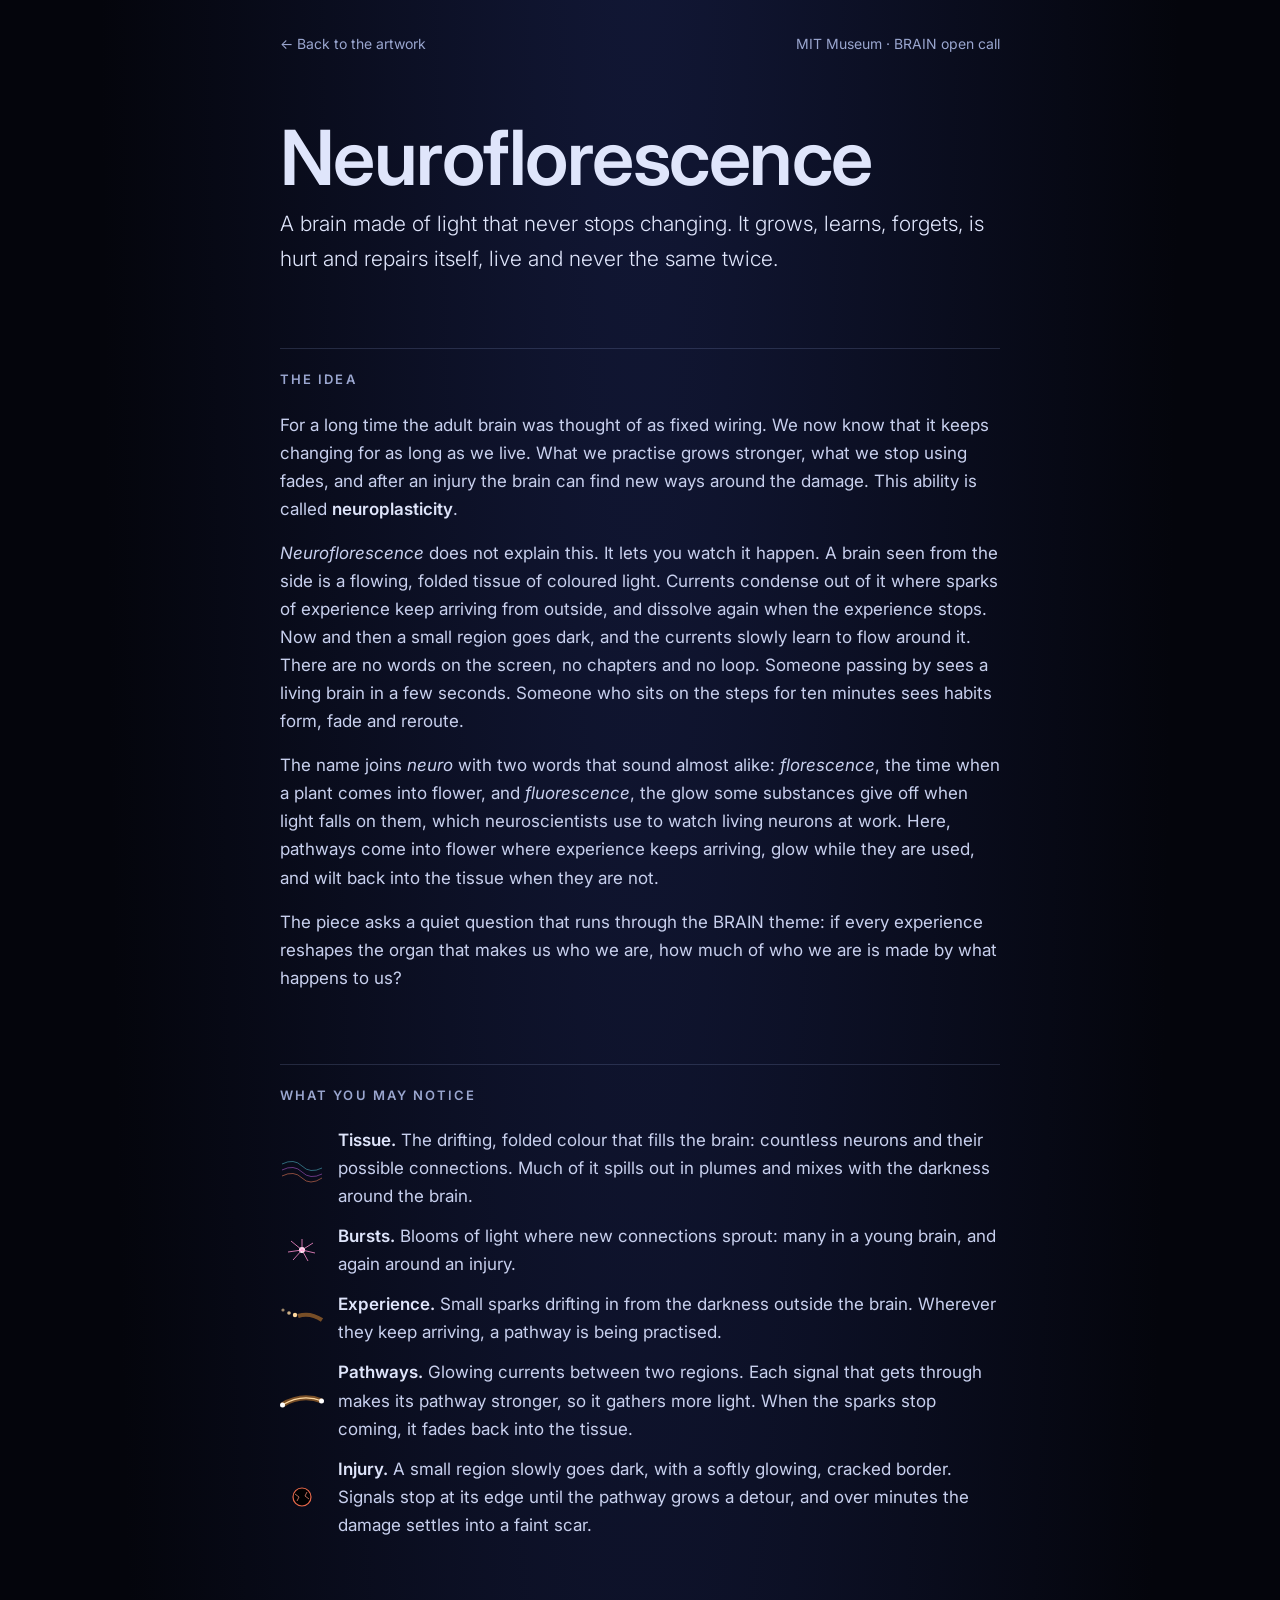
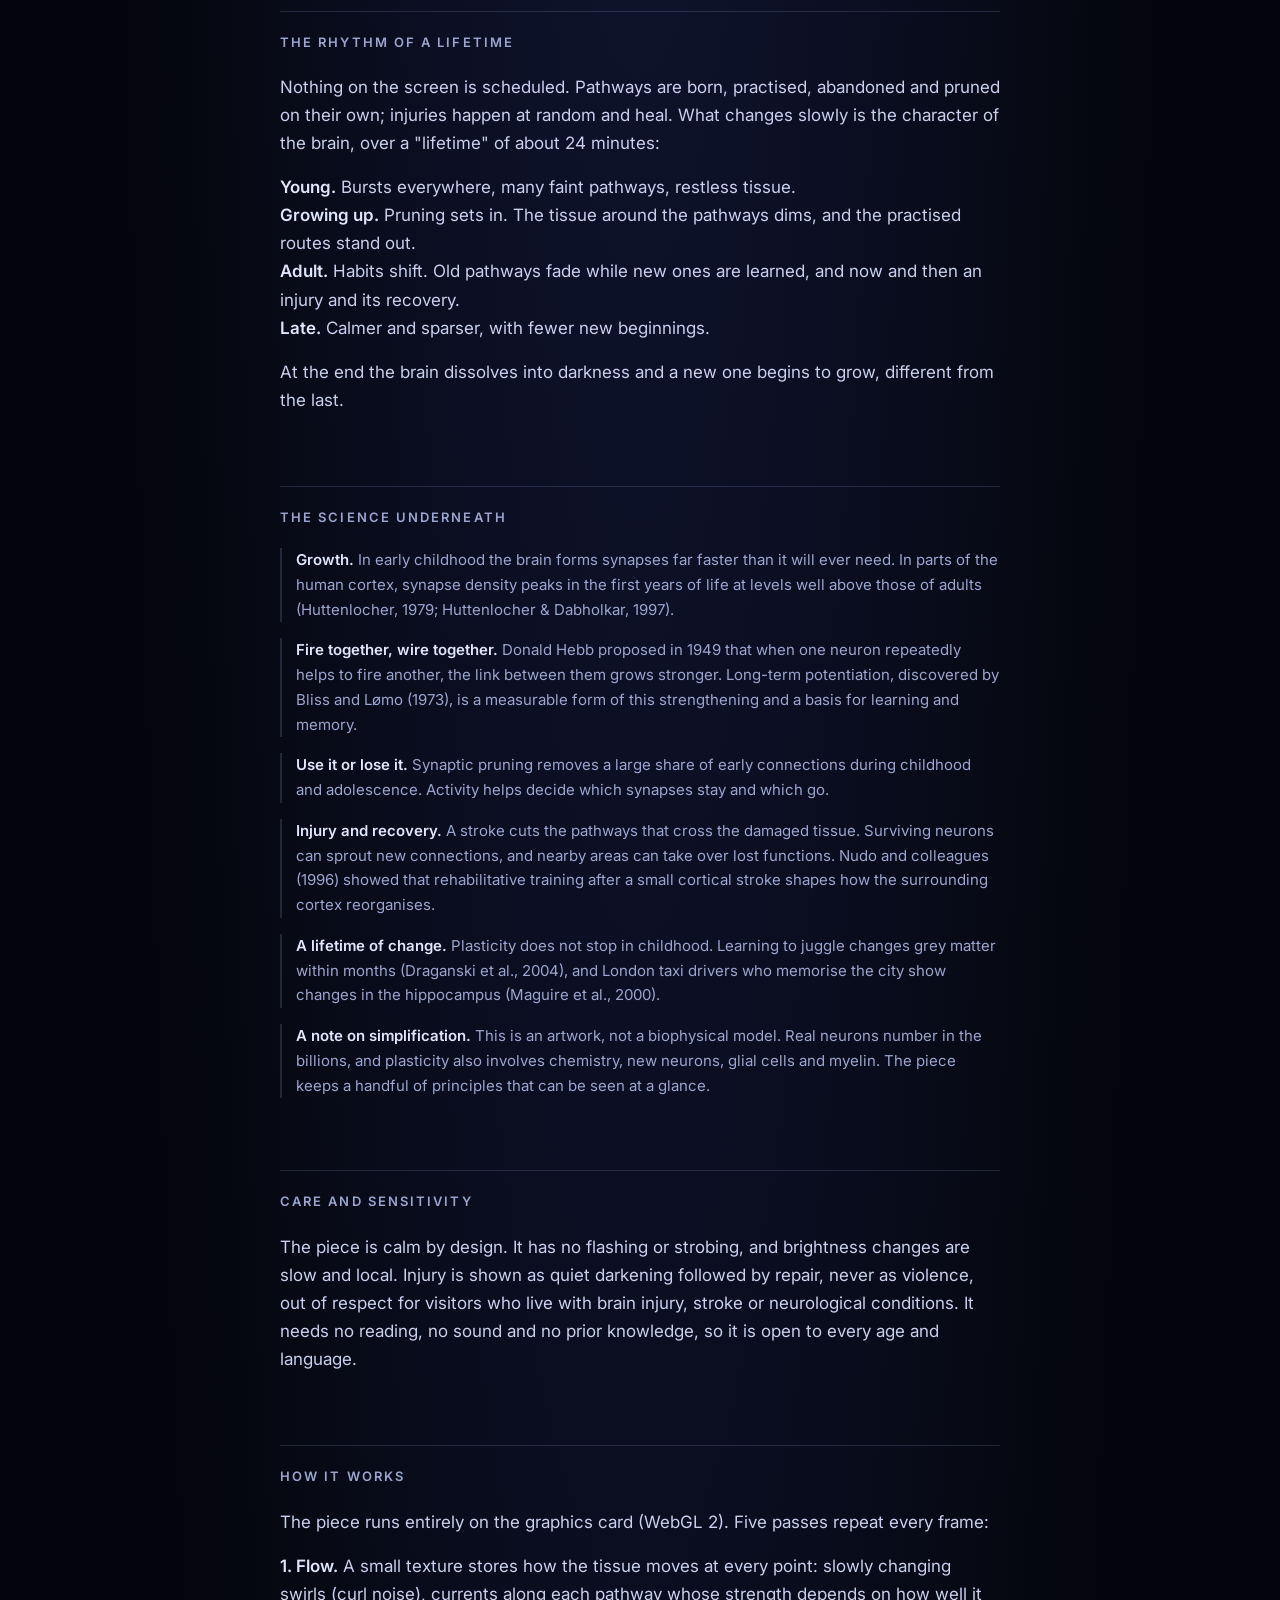
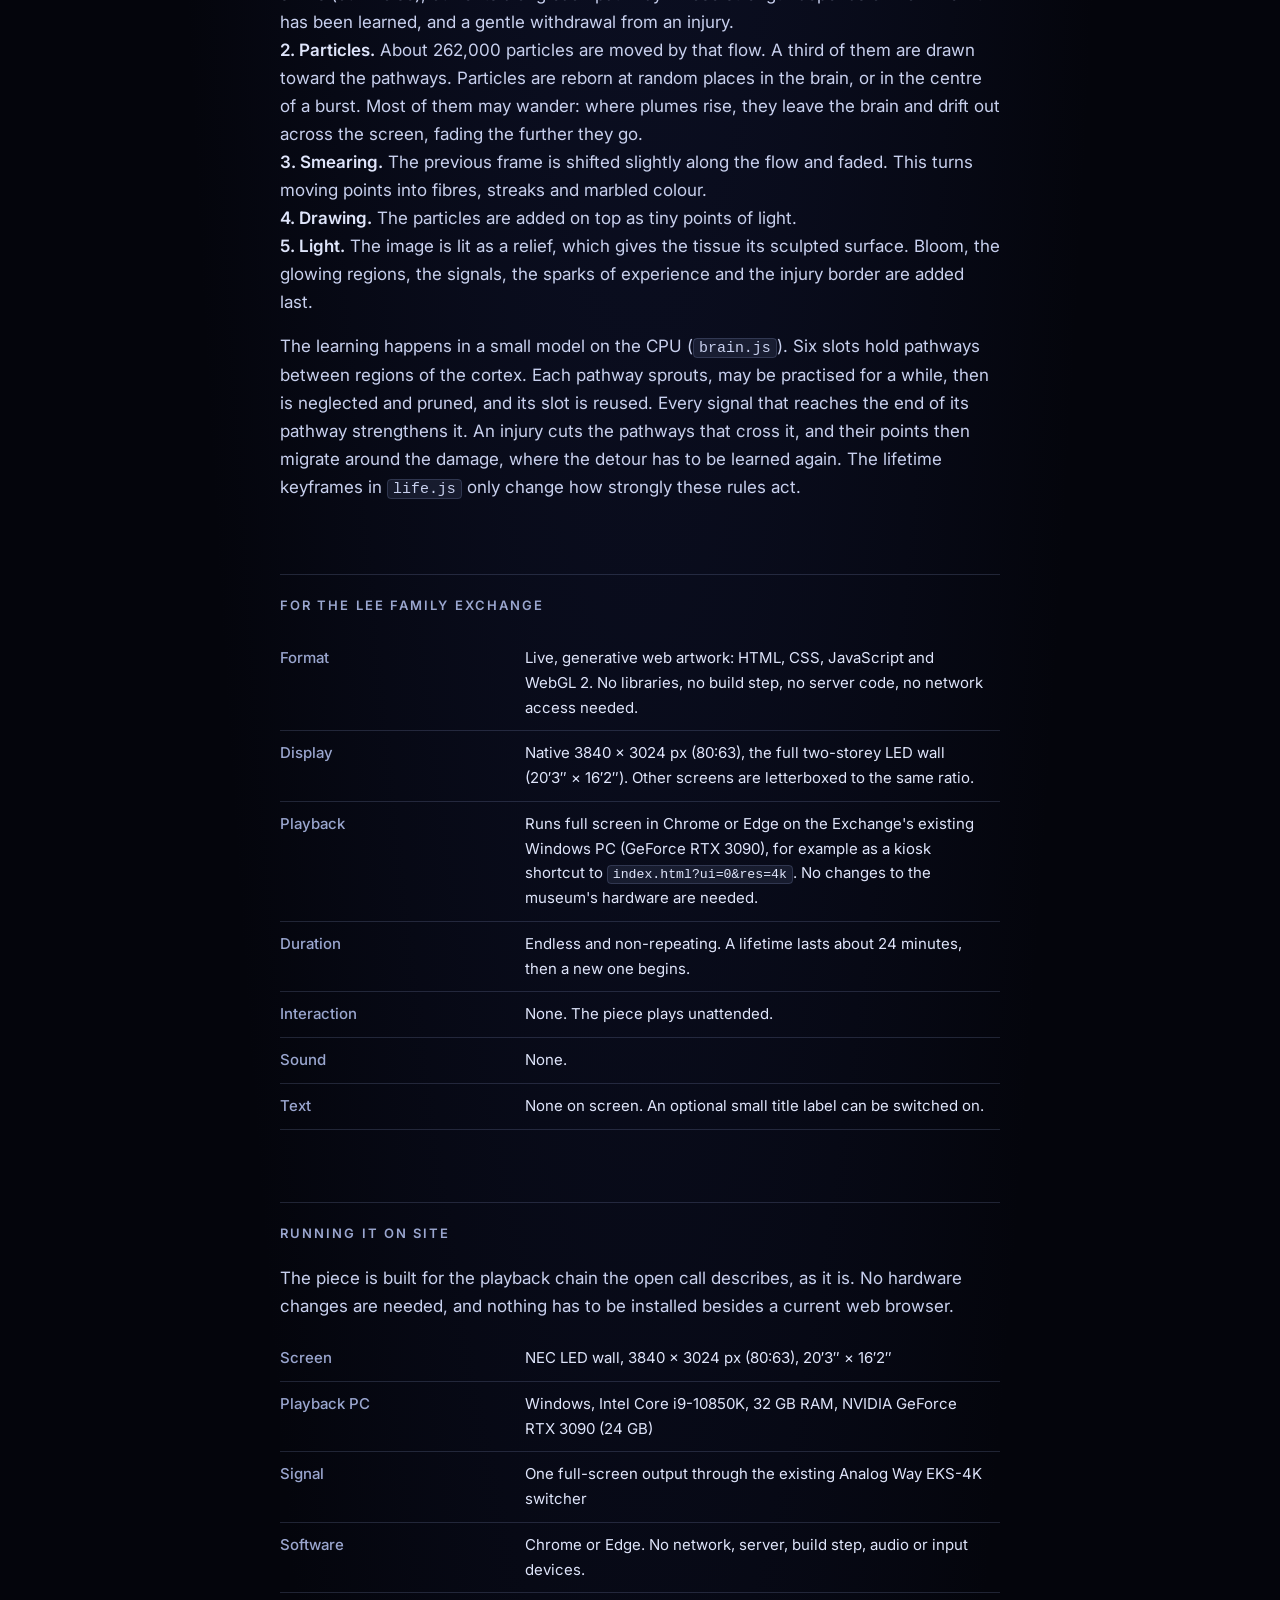
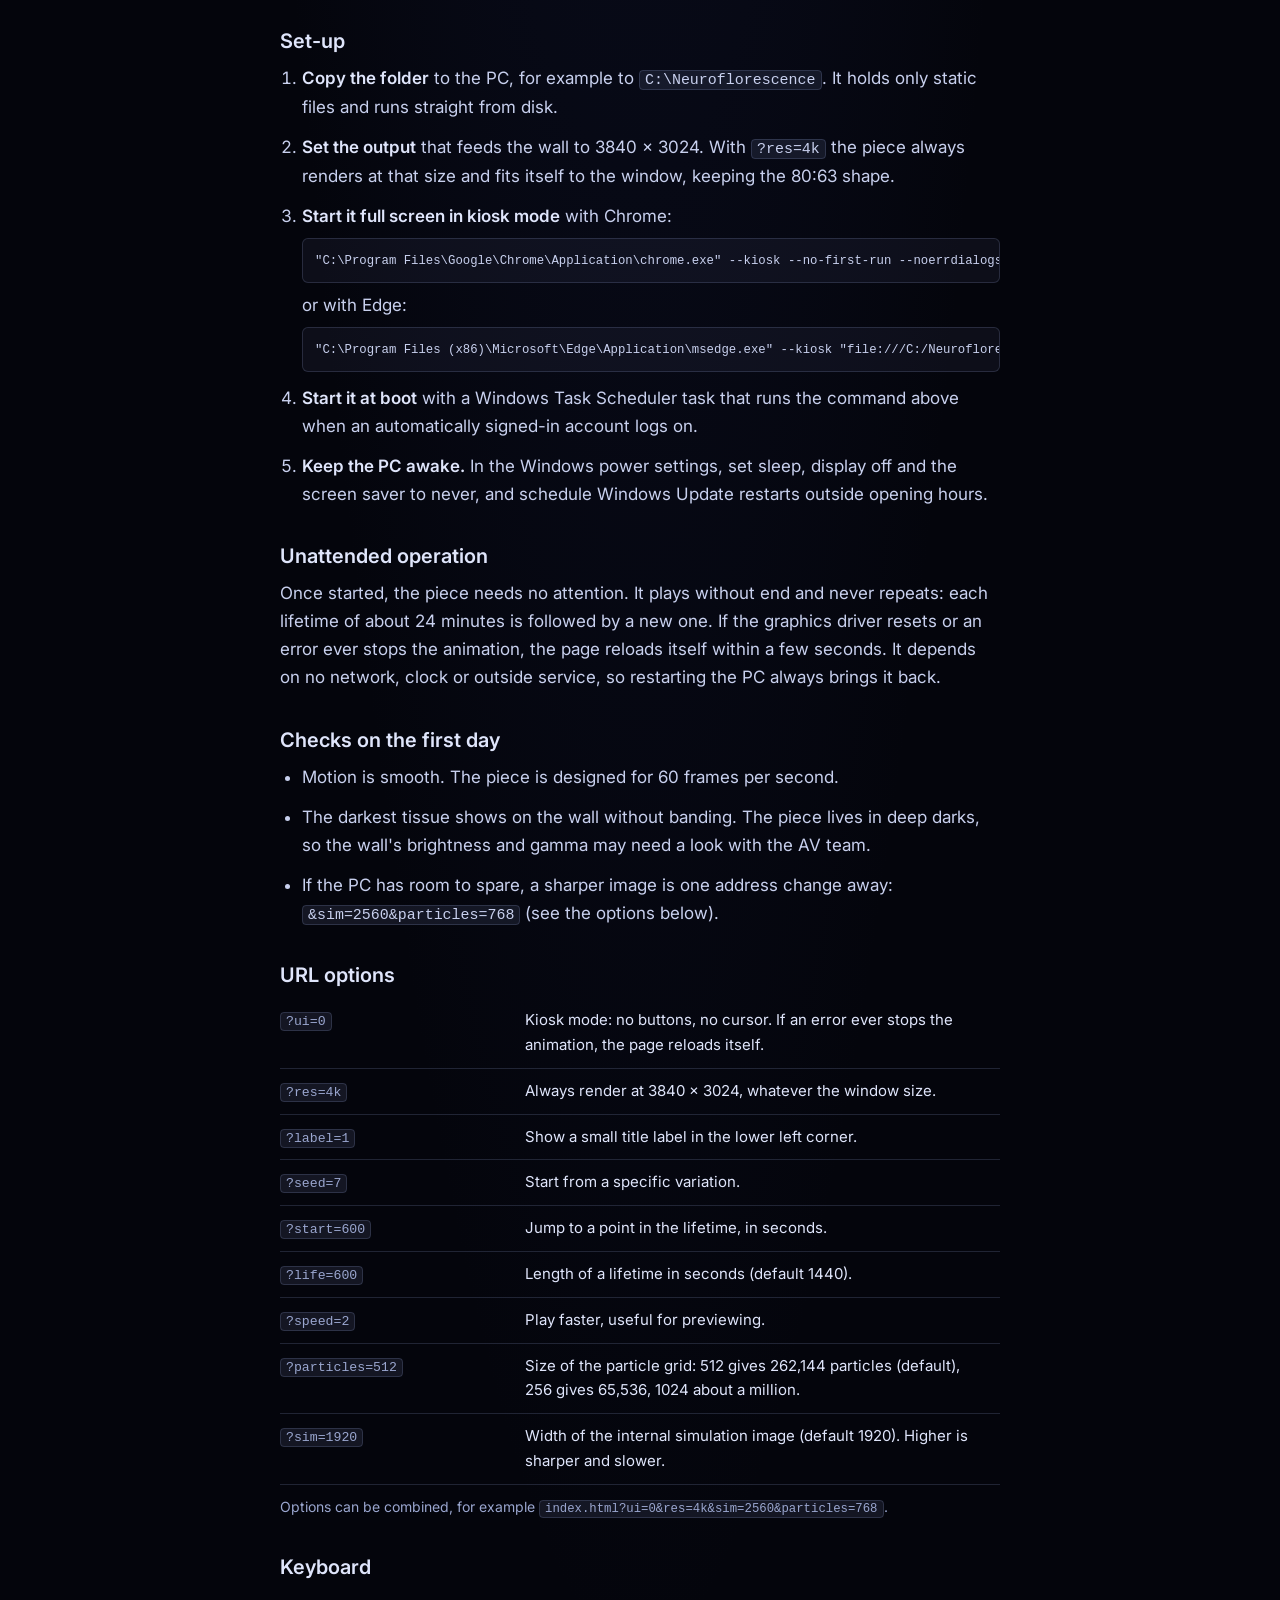
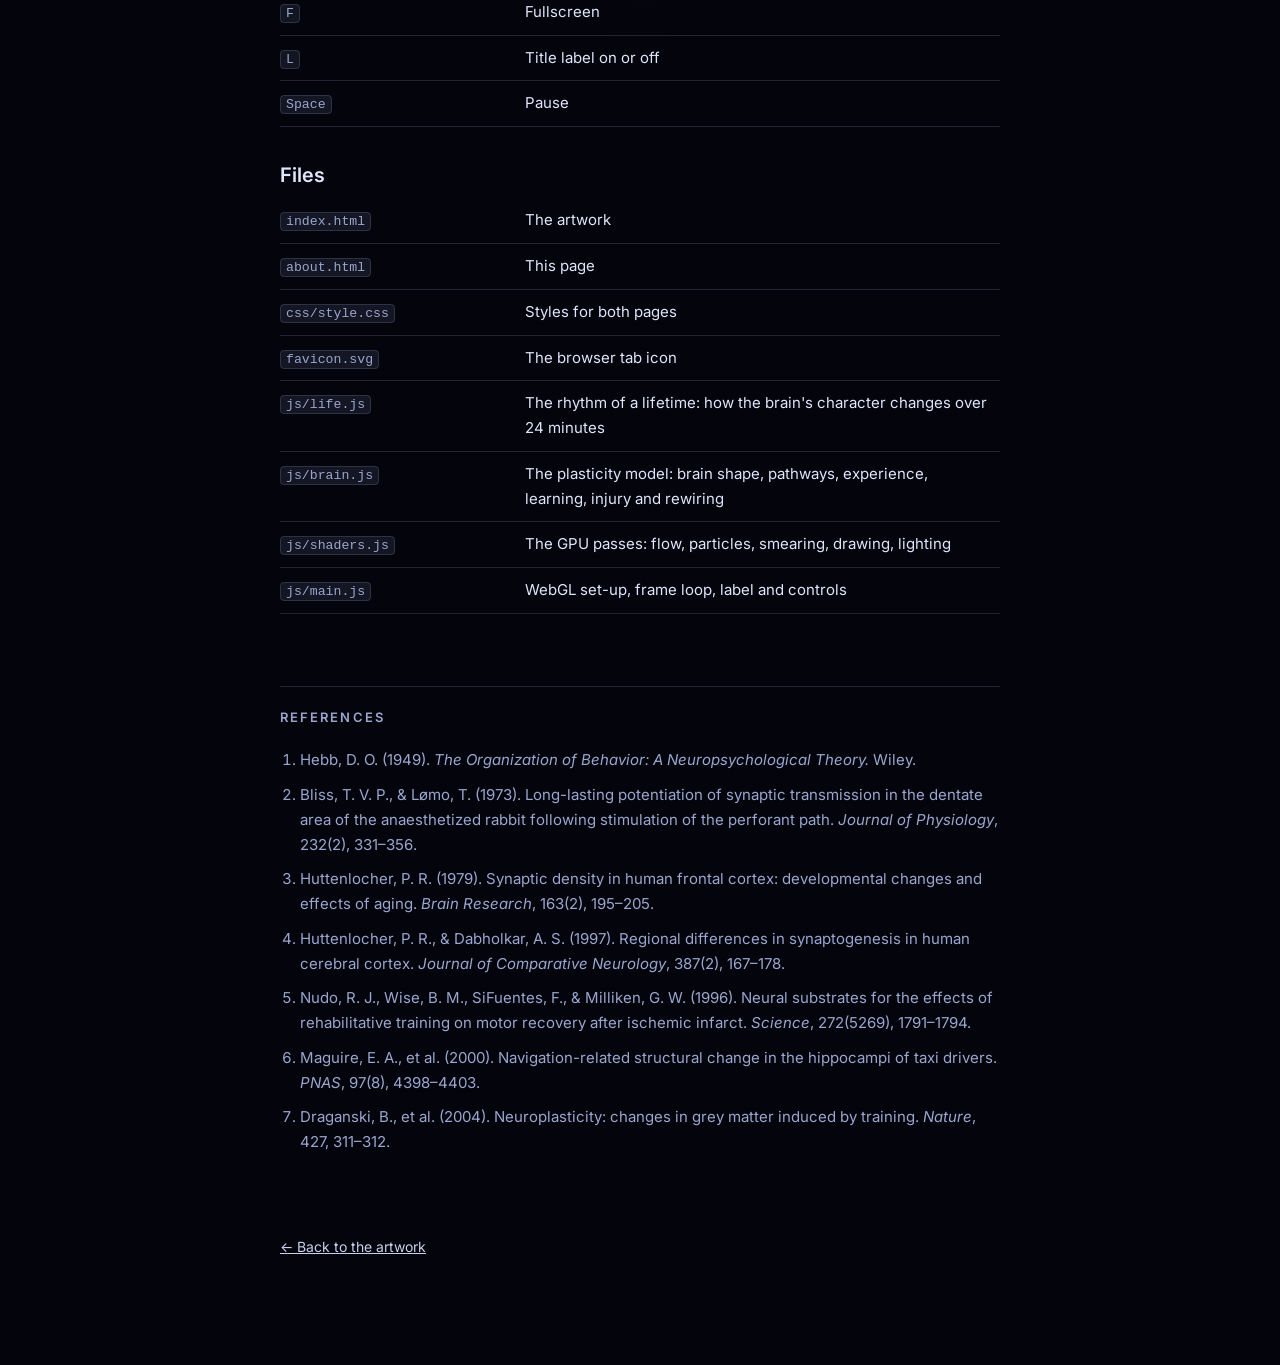
<file: neuroflorescence/about.html>
<!doctype html>
<html lang="en">
<head>
  <meta charset="utf-8">
  <meta name="viewport" content="width=device-width, initial-scale=1">
  <title>About — Neuroflorescence</title>
  <meta name="description" content="Documentation for Neuroflorescence, an ambient generative artwork about neuroplasticity made for the MIT Museum BRAIN digital content open call.">
  <link rel="icon" href="favicon.svg" type="image/svg+xml">
  <link rel="preconnect" href="https://fonts.googleapis.com">
  <link rel="preconnect" href="https://fonts.gstatic.com" crossorigin>
  <link href="https://fonts.googleapis.com/css2?family=Inter:wght@300;400;500;600&display=swap" rel="stylesheet">
  <link rel="stylesheet" href="css/style.css?v=2">
</head>
<body class="about">
  <div class="wrap">

    <header class="top">
      <a href="index.html">← Back to the artwork</a>
      <span>MIT Museum · BRAIN open call</span>
    </header>

    <h1>Neuroflorescence</h1>
    <p class="lede">A brain made of light that never stops changing. It grows, learns, forgets,
      is hurt and repairs itself, live and never the same twice.</p>

    <!-- ------------------------------------------------------------------ -->
    <h2>The idea</h2>
    <p>For a long time the adult brain was thought of as fixed wiring. We now know that it keeps
      changing for as long as we live. What we practise grows stronger, what we stop using
      fades, and after an injury the brain can find new ways around the damage. This ability is
      called <strong>neuroplasticity</strong>.</p>
    <p><em>Neuroflorescence</em> does not explain this. It lets you watch it happen. A brain seen from the
      side is a flowing, folded tissue of coloured light. Currents condense out of it where
      sparks of experience keep arriving from outside, and dissolve again when the experience
      stops. Now and then a small region goes dark, and the currents slowly learn to flow around
      it. There are no words on the screen, no chapters and no loop. Someone passing by sees a
      living brain in a few seconds. Someone who sits on the steps for ten minutes sees habits
      form, fade and reroute.</p>
    <p>The name joins <em>neuro</em> with two words that sound almost alike: <em>florescence</em>,
      the time when a plant comes into flower, and <em>fluorescence</em>, the glow some substances
      give off when light falls on them, which neuroscientists use to watch living neurons at
      work. Here, pathways come into flower where experience keeps arriving, glow while they are
      used, and wilt back into the tissue when they are not.</p>
    <p>The piece asks a quiet question that runs through the BRAIN theme: if every experience
      reshapes the organ that makes us who we are, how much of who we are is made by what
      happens to us?</p>

    <!-- ------------------------------------------------------------------ -->
    <h2>What you may notice</h2>
    <ul class="legend">
      <li>
        <svg viewBox="0 0 44 24" aria-hidden="true"><path d="M2 8 Q14 2 22 10 T42 12" stroke="#4fb7c8" stroke-width="1" fill="none" opacity="0.55"/><path d="M2 14 Q14 8 22 16 T42 18" stroke="#b45bd6" stroke-width="1" fill="none" opacity="0.55"/><path d="M2 20 Q14 14 22 22 T42 22" stroke="#ef7f5a" stroke-width="1" fill="none" opacity="0.55"/></svg>
        <span><strong>Tissue.</strong> The drifting, folded colour that fills the brain: countless neurons and their possible connections. Much of it spills out in plumes and mixes with the darkness around the brain.</span>
      </li>
      <li>
        <svg viewBox="0 0 44 24" aria-hidden="true"><circle cx="22" cy="12" r="3" fill="#fff"/><g stroke="#ff8fd0" stroke-width="1" opacity="0.8"><path d="M22 12 L22 1"/><path d="M22 12 L33 5"/><path d="M22 12 L35 15"/><path d="M22 12 L28 23"/><path d="M22 12 L13 22"/><path d="M22 12 L8 14"/><path d="M22 12 L11 3"/></g></svg>
        <span><strong>Bursts.</strong> Blooms of light where new connections sprout: many in a young brain, and again around an injury.</span>
      </li>
      <li>
        <svg viewBox="0 0 44 24" aria-hidden="true"><circle cx="3" cy="4" r="1.6" fill="#ffd9a0" opacity="0.6"/><circle cx="9" cy="7" r="1.8" fill="#ffd9a0" opacity="0.8"/><circle cx="15" cy="9" r="2.2" fill="#ffd9a0"/><path d="M18 10 Q30 6 42 14" stroke="#ffa038" stroke-width="4" fill="none" opacity="0.45"/></svg>
        <span><strong>Experience.</strong> Small sparks drifting in from the darkness outside the brain. Wherever they keep arriving, a pathway is being practised.</span>
      </li>
      <li>
        <svg viewBox="0 0 44 24" aria-hidden="true"><path d="M2 16 Q22 4 42 12" stroke="#ffa038" stroke-width="5" fill="none" opacity="0.45"/><path d="M2 16 Q22 4 42 12" stroke="#ffd9a0" stroke-width="1.2" fill="none"/><circle cx="2.5" cy="16" r="2.5" fill="#fff"/><circle cx="41.5" cy="12" r="2.5" fill="#fff"/></svg>
        <span><strong>Pathways.</strong> Glowing currents between two regions. Each signal that gets through makes its pathway stronger, so it gathers more light. When the sparks stop coming, it fades back into the tissue.</span>
      </li>
      <li>
        <svg viewBox="0 0 44 24" aria-hidden="true"><circle cx="22" cy="12" r="9" fill="#000" stroke="#ff7350" stroke-width="1.2" opacity="0.9"/><path d="M15 9 L19 12 L17 16 M27 7 L25 11 L29 14" stroke="#ff9a80" stroke-width="0.7" fill="none"/></svg>
        <span><strong>Injury.</strong> A small region slowly goes dark, with a softly glowing, cracked border. Signals stop at its edge until the pathway grows a detour, and over minutes the damage settles into a faint scar.</span>
      </li>
    </ul>

    <!-- ------------------------------------------------------------------ -->
    <h2>The rhythm of a lifetime</h2>
    <p>Nothing on the screen is scheduled. Pathways are born, practised, abandoned and pruned on
      their own; injuries happen at random and heal. What changes slowly is the character of the
      brain, over a "lifetime" of about 24 minutes:</p>
    <p><strong>Young.</strong> Bursts everywhere, many faint pathways, restless tissue.<br>
      <strong>Growing up.</strong> Pruning sets in. The tissue around the pathways dims, and the
      practised routes stand out.<br>
      <strong>Adult.</strong> Habits shift. Old pathways fade while new ones are learned, and now
      and then an injury and its recovery.<br>
      <strong>Late.</strong> Calmer and sparser, with fewer new beginnings.</p>
    <p>At the end the brain dissolves into darkness and a new one begins to grow, different from the last.</p>

    <!-- ------------------------------------------------------------------ -->
    <h2>The science underneath</h2>
    <p class="science"><strong>Growth.</strong> In early childhood the brain forms synapses far
      faster than it will ever need. In parts of the human cortex, synapse density peaks in the
      first years of life at levels well above those of adults (Huttenlocher, 1979; Huttenlocher
      &amp; Dabholkar, 1997).</p>
    <p class="science"><strong>Fire together, wire together.</strong> Donald Hebb proposed in 1949
      that when one neuron repeatedly helps to fire another, the link between them grows
      stronger. Long-term potentiation, discovered by Bliss and Lømo (1973), is a measurable
      form of this strengthening and a basis for learning and memory.</p>
    <p class="science"><strong>Use it or lose it.</strong> Synaptic pruning removes a large share
      of early connections during childhood and adolescence. Activity helps decide which
      synapses stay and which go.</p>
    <p class="science"><strong>Injury and recovery.</strong> A stroke cuts the pathways that cross
      the damaged tissue. Surviving neurons can sprout new connections, and nearby areas can
      take over lost functions. Nudo and colleagues (1996) showed that rehabilitative training
      after a small cortical stroke shapes how the surrounding cortex reorganises.</p>
    <p class="science"><strong>A lifetime of change.</strong> Plasticity does not stop in childhood.
      Learning to juggle changes grey matter within months (Draganski et al., 2004), and London
      taxi drivers who memorise the city show changes in the hippocampus (Maguire et al., 2000).</p>
    <p class="science"><strong>A note on simplification.</strong> This is an artwork, not a
      biophysical model. Real neurons number in the billions, and plasticity also involves
      chemistry, new neurons, glial cells and myelin. The piece keeps a handful of principles
      that can be seen at a glance.</p>

    <!-- ------------------------------------------------------------------ -->
    <h2>Care and sensitivity</h2>
    <p>The piece is calm by design. It has no flashing or strobing, and brightness changes are
      slow and local. Injury is shown as quiet darkening followed by repair, never as violence,
      out of respect for visitors who live with brain injury, stroke or neurological conditions.
      It needs no reading, no sound and no prior knowledge, so it is open to every age and
      language.</p>

    <!-- ------------------------------------------------------------------ -->
    <h2>How it works</h2>
    <p>The piece runs entirely on the graphics card (WebGL 2). Five passes repeat every frame:</p>
    <p><strong>1. Flow.</strong> A small texture stores how the tissue moves at every point: slowly
      changing swirls (curl noise), currents along each pathway whose strength depends on how
      well it has been learned, and a gentle withdrawal from an injury.<br>
      <strong>2. Particles.</strong> About 262,000 particles are moved by that flow. A third of them
      are drawn toward the pathways. Particles are reborn at random places in the brain, or in
      the centre of a burst. Most of them may wander: where plumes rise, they leave the brain
      and drift out across the screen, fading the further they go.<br>
      <strong>3. Smearing.</strong> The previous frame is shifted slightly along the flow and faded.
      This turns moving points into fibres, streaks and marbled colour.<br>
      <strong>4. Drawing.</strong> The particles are added on top as tiny points of light.<br>
      <strong>5. Light.</strong> The image is lit as a relief, which gives the tissue its sculpted
      surface. Bloom, the glowing regions, the signals, the sparks of experience and the injury
      border are added last.</p>
    <p>The learning happens in a small model on the CPU (<code>brain.js</code>). Six slots hold
      pathways between regions of the cortex. Each pathway sprouts, may be practised for a
      while, then is neglected and pruned, and its slot is reused. Every signal that reaches the
      end of its pathway strengthens it. An injury cuts the pathways that cross it, and their
      points then migrate around the damage, where the detour has to be learned again. The
      lifetime keyframes in <code>life.js</code> only change how strongly these rules act.</p>

    <!-- ------------------------------------------------------------------ -->
    <h2>For the Lee Family Exchange</h2>
    <table class="spec">
      <tr><th>Format</th><td>Live, generative web artwork: HTML, CSS, JavaScript and WebGL 2. No libraries, no build step, no server code, no network access needed.</td></tr>
      <tr><th>Display</th><td>Native 3840 × 3024 px (80:63), the full two-storey LED wall (20′3″ × 16′2″). Other screens are letterboxed to the same ratio.</td></tr>
      <tr><th>Playback</th><td>Runs full screen in Chrome or Edge on the Exchange's existing Windows PC (GeForce RTX 3090), for example as a kiosk shortcut to <code>index.html?ui=0&amp;res=4k</code>. No changes to the museum's hardware are needed.</td></tr>
      <tr><th>Duration</th><td>Endless and non-repeating. A lifetime lasts about 24 minutes, then a new one begins.</td></tr>
      <tr><th>Interaction</th><td>None. The piece plays unattended.</td></tr>
      <tr><th>Sound</th><td>None.</td></tr>
      <tr><th>Text</th><td>None on screen. An optional small title label can be switched on.</td></tr>
    </table>

    <!-- ------------------------------------------------------------------ -->
    <h2>Running it on site</h2>
    <p>The piece is built for the playback chain the open call describes, as it is. No hardware
      changes are needed, and nothing has to be installed besides a current web browser.</p>
    <table class="spec">
      <tr><th>Screen</th><td>NEC LED wall, 3840 × 3024 px (80:63), 20′3″ × 16′2″</td></tr>
      <tr><th>Playback PC</th><td>Windows, Intel Core i9-10850K, 32 GB RAM, NVIDIA GeForce RTX 3090 (24 GB)</td></tr>
      <tr><th>Signal</th><td>One full-screen output through the existing Analog Way EKS-4K switcher</td></tr>
      <tr><th>Software</th><td>Chrome or Edge. No network, server, build step, audio or input devices.</td></tr>
    </table>

    <h3>Set-up</h3>
    <ol class="steps">
      <li><strong>Copy the folder</strong> to the PC, for example to <code>C:\Neuroflorescence</code>. It holds only
        static files and runs straight from disk.</li>
      <li><strong>Set the output</strong> that feeds the wall to 3840 × 3024. With <code>?res=4k</code> the
        piece always renders at that size and fits itself to the window, keeping the 80:63 shape.</li>
      <li><strong>Start it full screen in kiosk mode</strong> with Chrome:
<pre><code>"C:\Program Files\Google\Chrome\Application\chrome.exe" --kiosk --no-first-run --noerrdialogs "file:///C:/Neuroflorescence/index.html?ui=0&amp;res=4k"</code></pre>
        or with Edge:
<pre><code>"C:\Program Files (x86)\Microsoft\Edge\Application\msedge.exe" --kiosk "file:///C:/Neuroflorescence/index.html?ui=0&amp;res=4k" --edge-kiosk-type=fullscreen</code></pre></li>
      <li><strong>Start it at boot</strong> with a Windows Task Scheduler task that runs the command above when
        an automatically signed-in account logs on.</li>
      <li><strong>Keep the PC awake.</strong> In the Windows power settings, set sleep, display off and the
        screen saver to never, and schedule Windows Update restarts outside opening hours.</li>
    </ol>

    <h3>Unattended operation</h3>
    <p>Once started, the piece needs no attention. It plays without end and never repeats: each
      lifetime of about 24 minutes is followed by a new one. If the graphics driver resets or an
      error ever stops the animation, the page reloads itself within a few seconds. It depends on no
      network, clock or outside service, so restarting the PC always brings it back.</p>

    <h3>Checks on the first day</h3>
    <ul class="steps">
      <li>Motion is smooth. The piece is designed for 60 frames per second.</li>
      <li>The darkest tissue shows on the wall without banding. The piece lives in deep darks, so the
        wall's brightness and gamma may need a look with the AV team.</li>
      <li>If the PC has room to spare, a sharper image is one address change away:
        <code>&amp;sim=2560&amp;particles=768</code> (see the options below).</li>
    </ul>

    <h3>URL options</h3>
    <table class="spec">
      <tr><th><code>?ui=0</code></th><td>Kiosk mode: no buttons, no cursor. If an error ever stops the animation, the page reloads itself.</td></tr>
      <tr><th><code>?res=4k</code></th><td>Always render at 3840 × 3024, whatever the window size.</td></tr>
      <tr><th><code>?label=1</code></th><td>Show a small title label in the lower left corner.</td></tr>
      <tr><th><code>?seed=7</code></th><td>Start from a specific variation.</td></tr>
      <tr><th><code>?start=600</code></th><td>Jump to a point in the lifetime, in seconds.</td></tr>
      <tr><th><code>?life=600</code></th><td>Length of a lifetime in seconds (default 1440).</td></tr>
      <tr><th><code>?speed=2</code></th><td>Play faster, useful for previewing.</td></tr>
      <tr><th><code>?particles=512</code></th><td>Size of the particle grid: 512 gives 262,144 particles (default), 256 gives 65,536, 1024 about a million.</td></tr>
      <tr><th><code>?sim=1920</code></th><td>Width of the internal simulation image (default 1920). Higher is sharper and slower.</td></tr>
    </table>
    <p class="caption">Options can be combined, for example <code>index.html?ui=0&amp;res=4k&amp;sim=2560&amp;particles=768</code>.</p>

    <h3>Keyboard</h3>
    <table class="spec">
      <tr><th><kbd>F</kbd></th><td>Fullscreen</td></tr>
      <tr><th><kbd>L</kbd></th><td>Title label on or off</td></tr>
      <tr><th><kbd>Space</kbd></th><td>Pause</td></tr>
    </table>

    <h3>Files</h3>
    <table class="spec">
      <tr><th><code>index.html</code></th><td>The artwork</td></tr>
      <tr><th><code>about.html</code></th><td>This page</td></tr>
      <tr><th><code>css/style.css</code></th><td>Styles for both pages</td></tr>
      <tr><th><code>favicon.svg</code></th><td>The browser tab icon</td></tr>
      <tr><th><code>js/life.js</code></th><td>The rhythm of a lifetime: how the brain's character changes over 24 minutes</td></tr>
      <tr><th><code>js/brain.js</code></th><td>The plasticity model: brain shape, pathways, experience, learning, injury and rewiring</td></tr>
      <tr><th><code>js/shaders.js</code></th><td>The GPU passes: flow, particles, smearing, drawing, lighting</td></tr>
      <tr><th><code>js/main.js</code></th><td>WebGL set-up, frame loop, label and controls</td></tr>
    </table>

    <!-- ------------------------------------------------------------------ -->
    <h2>References</h2>
    <ol class="refs">
      <li>Hebb, D. O. (1949). <em>The Organization of Behavior: A Neuropsychological Theory.</em> Wiley.</li>
      <li>Bliss, T. V. P., &amp; Lømo, T. (1973). Long-lasting potentiation of synaptic transmission in the dentate area of the anaesthetized rabbit following stimulation of the perforant path. <em>Journal of Physiology</em>, 232(2), 331–356.</li>
      <li>Huttenlocher, P. R. (1979). Synaptic density in human frontal cortex: developmental changes and effects of aging. <em>Brain Research</em>, 163(2), 195–205.</li>
      <li>Huttenlocher, P. R., &amp; Dabholkar, A. S. (1997). Regional differences in synaptogenesis in human cerebral cortex. <em>Journal of Comparative Neurology</em>, 387(2), 167–178.</li>
      <li>Nudo, R. J., Wise, B. M., SiFuentes, F., &amp; Milliken, G. W. (1996). Neural substrates for the effects of rehabilitative training on motor recovery after ischemic infarct. <em>Science</em>, 272(5269), 1791–1794.</li>
      <li>Maguire, E. A., et al. (2000). Navigation-related structural change in the hippocampi of taxi drivers. <em>PNAS</em>, 97(8), 4398–4403.</li>
      <li>Draganski, B., et al. (2004). Neuroplasticity: changes in grey matter induced by training. <em>Nature</em>, 427, 311–312.</li>
    </ol>

    <!-- ------------------------------------------------------------------ -->
    <footer>
      <p><a href="index.html">← Back to the artwork</a></p>
    </footer>

  </div>
</body>
</html>
</file>
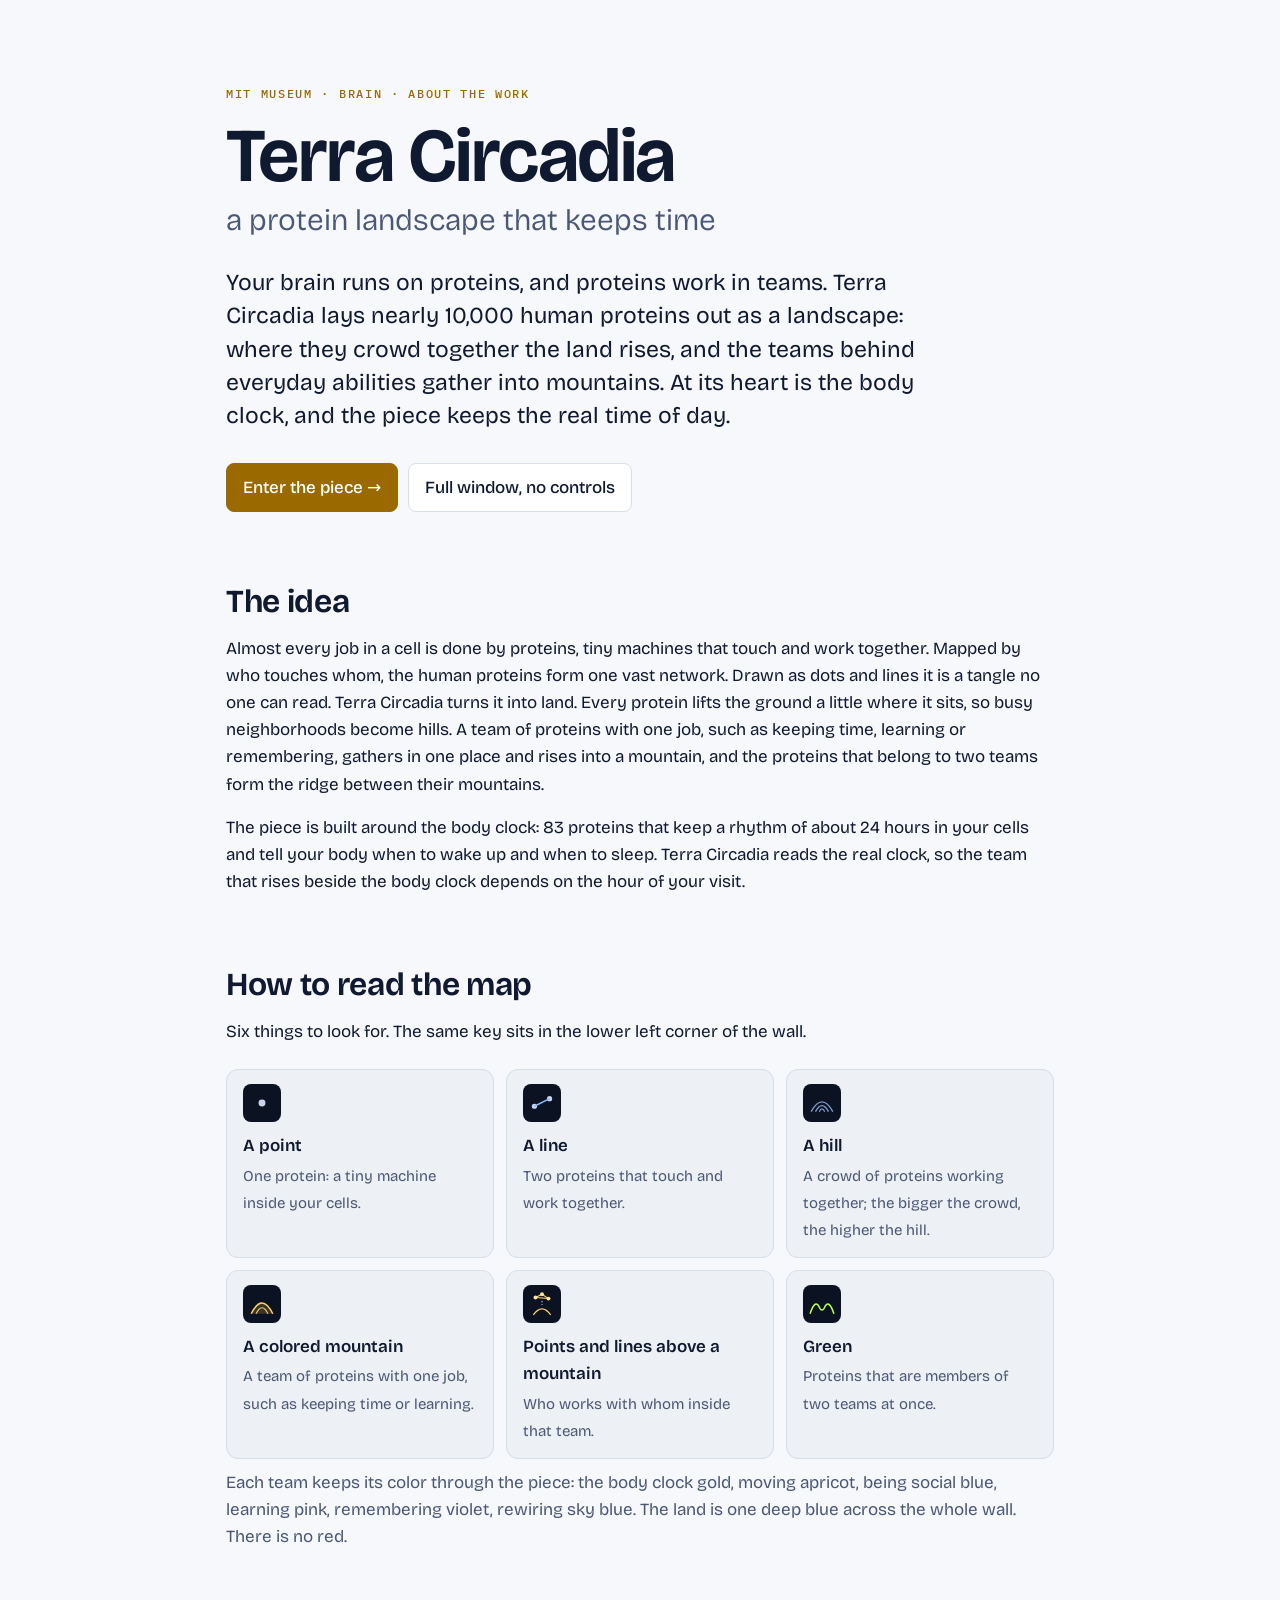
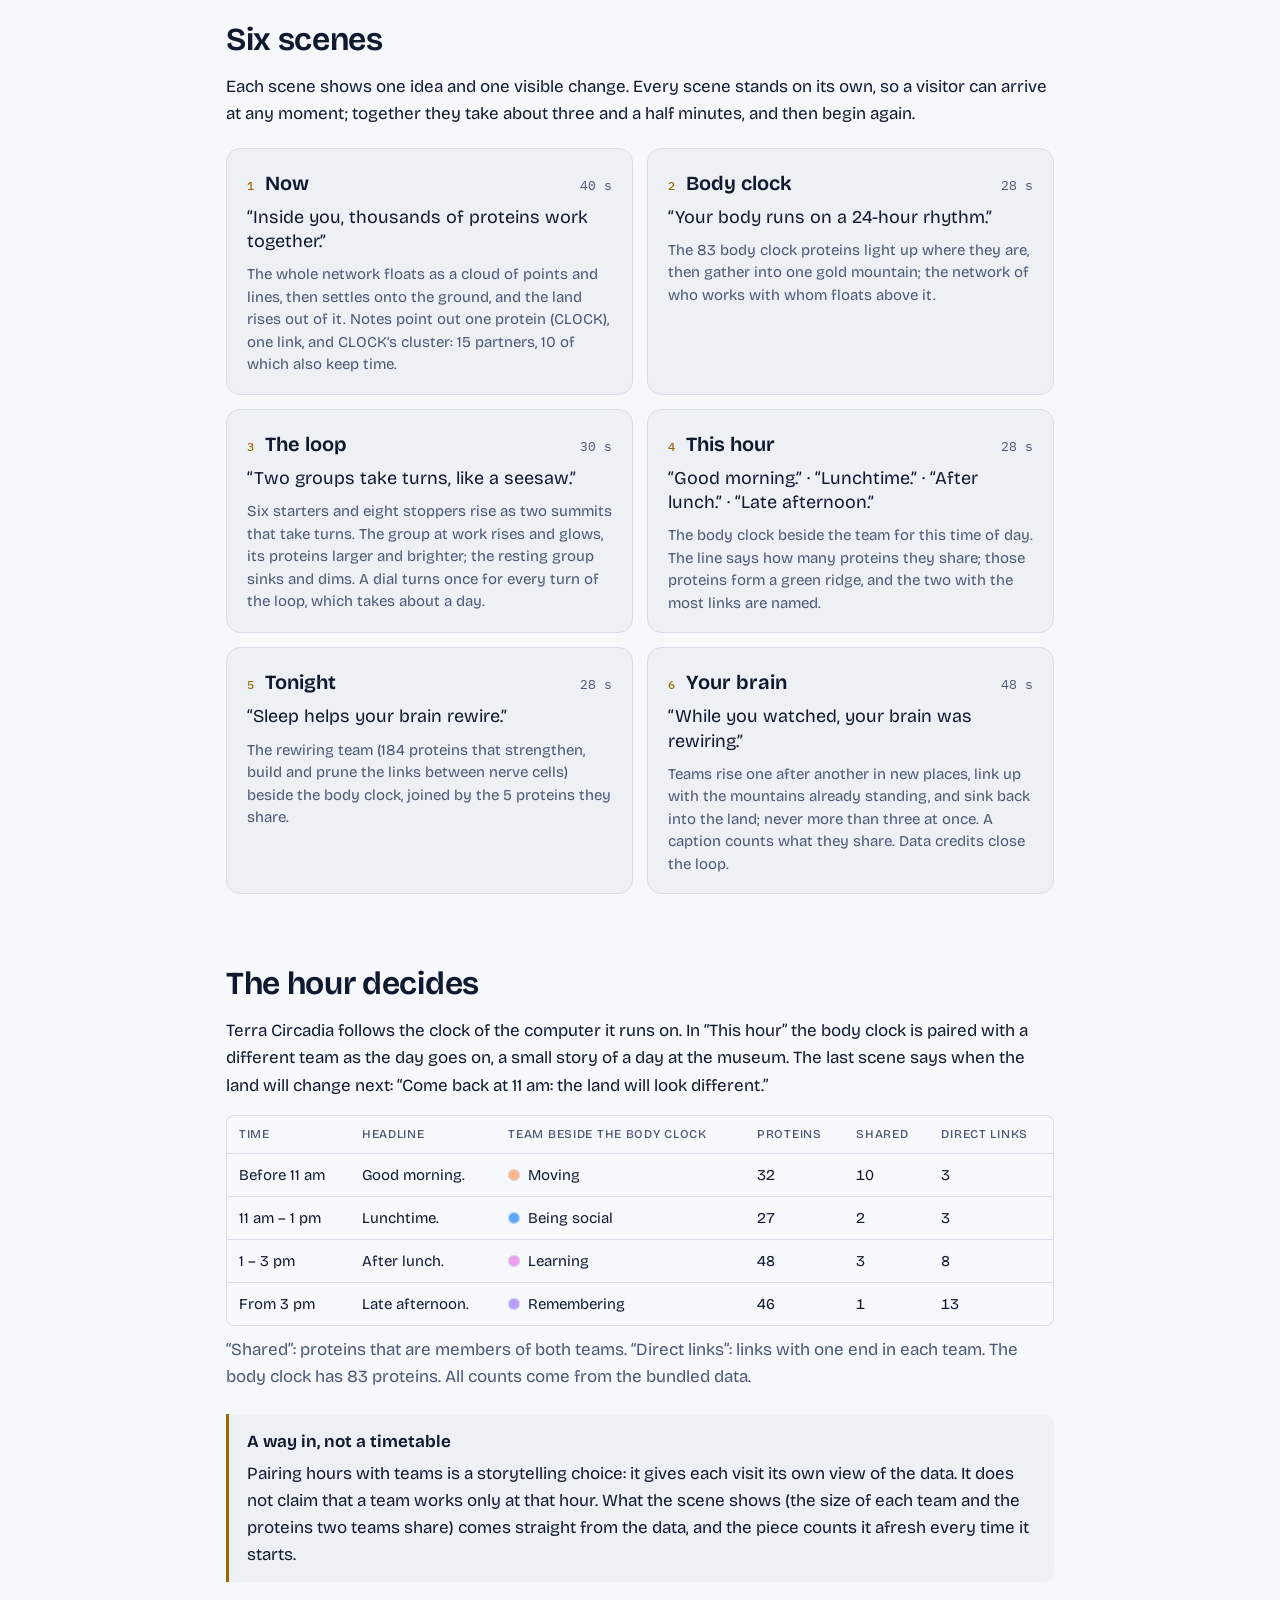
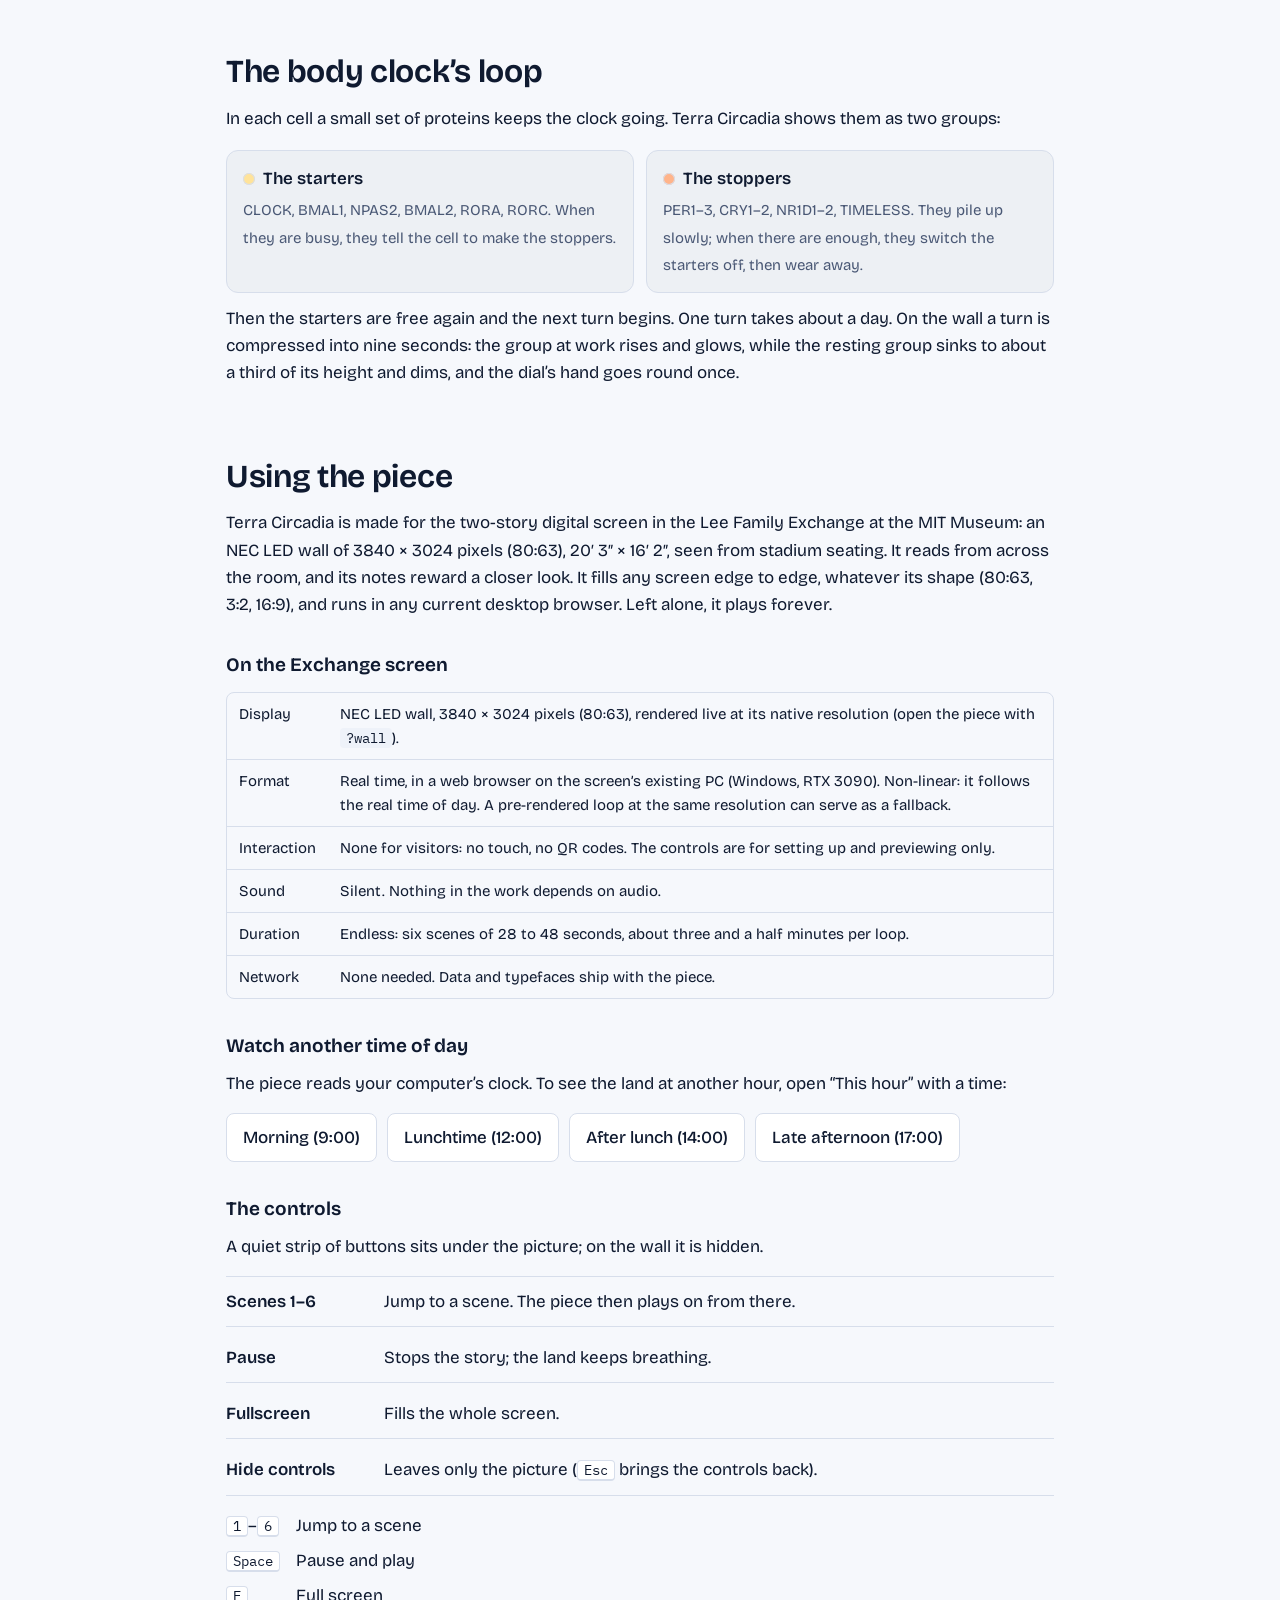
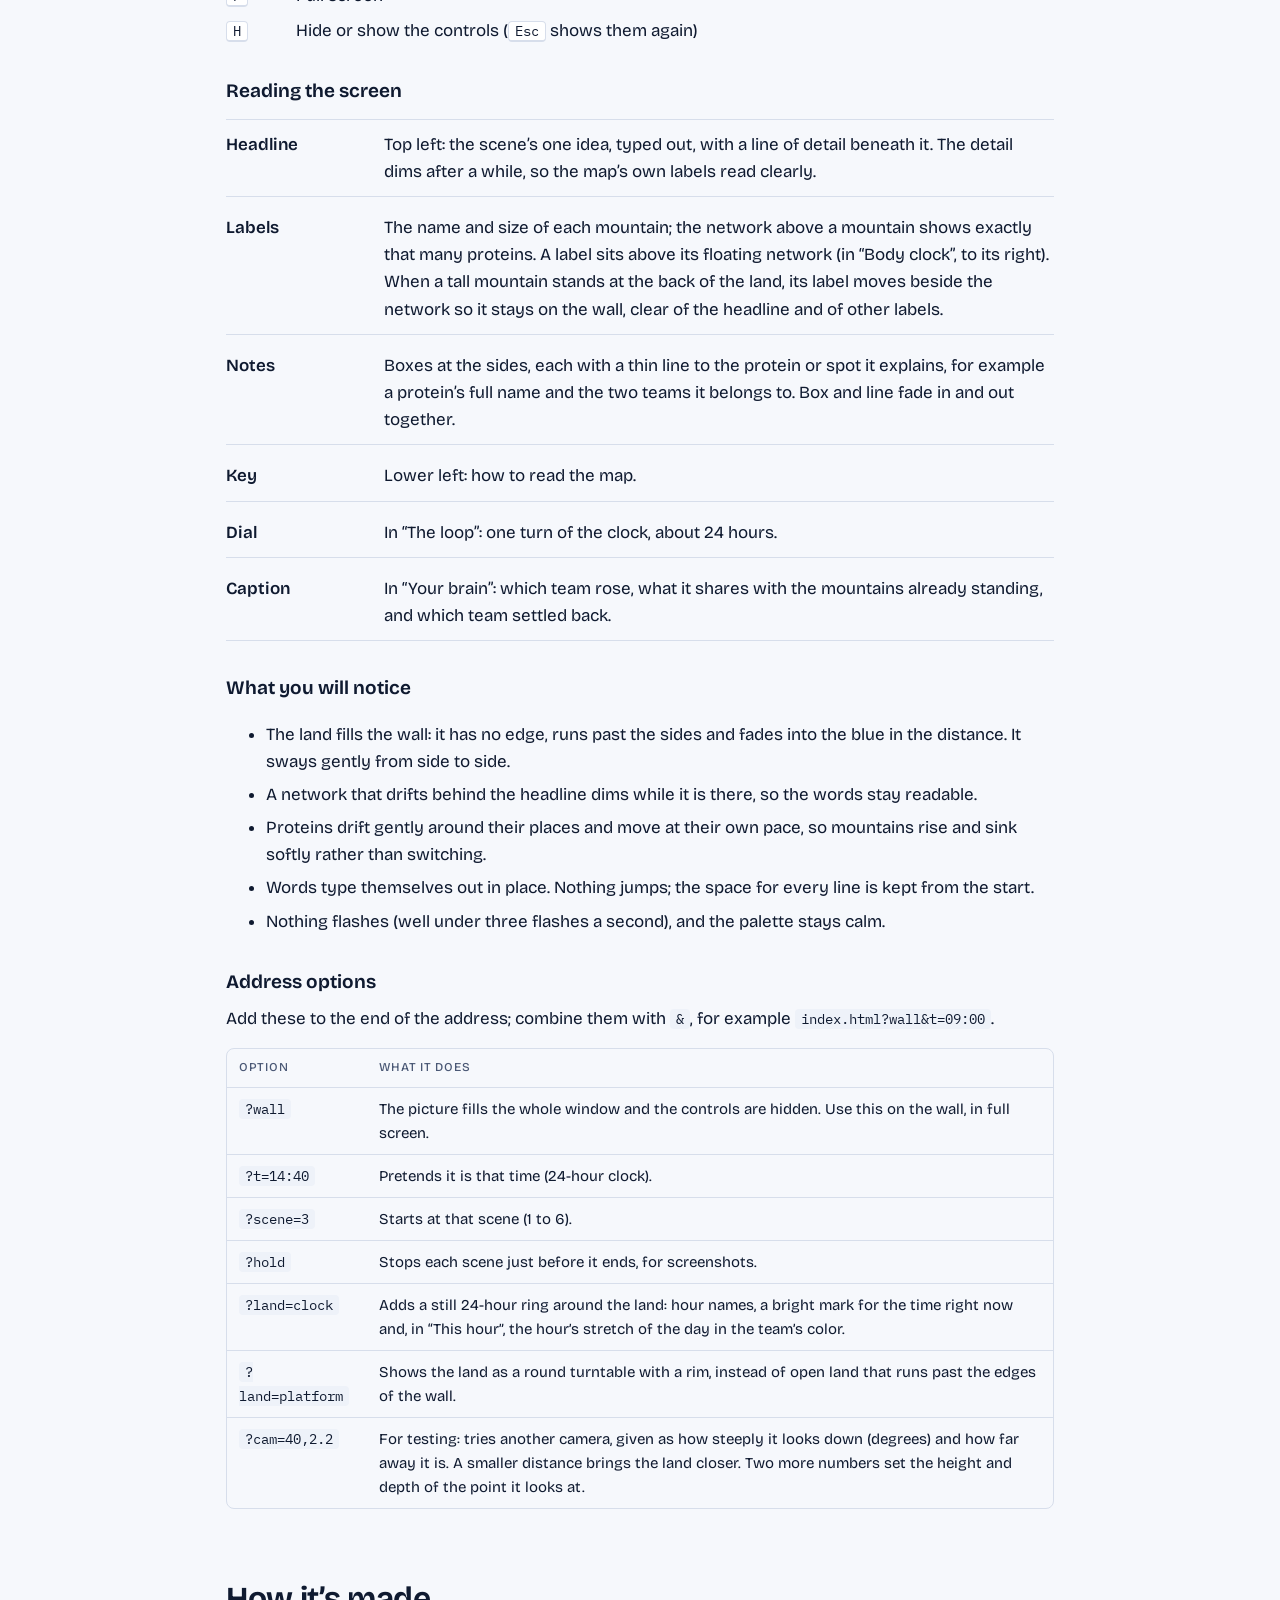
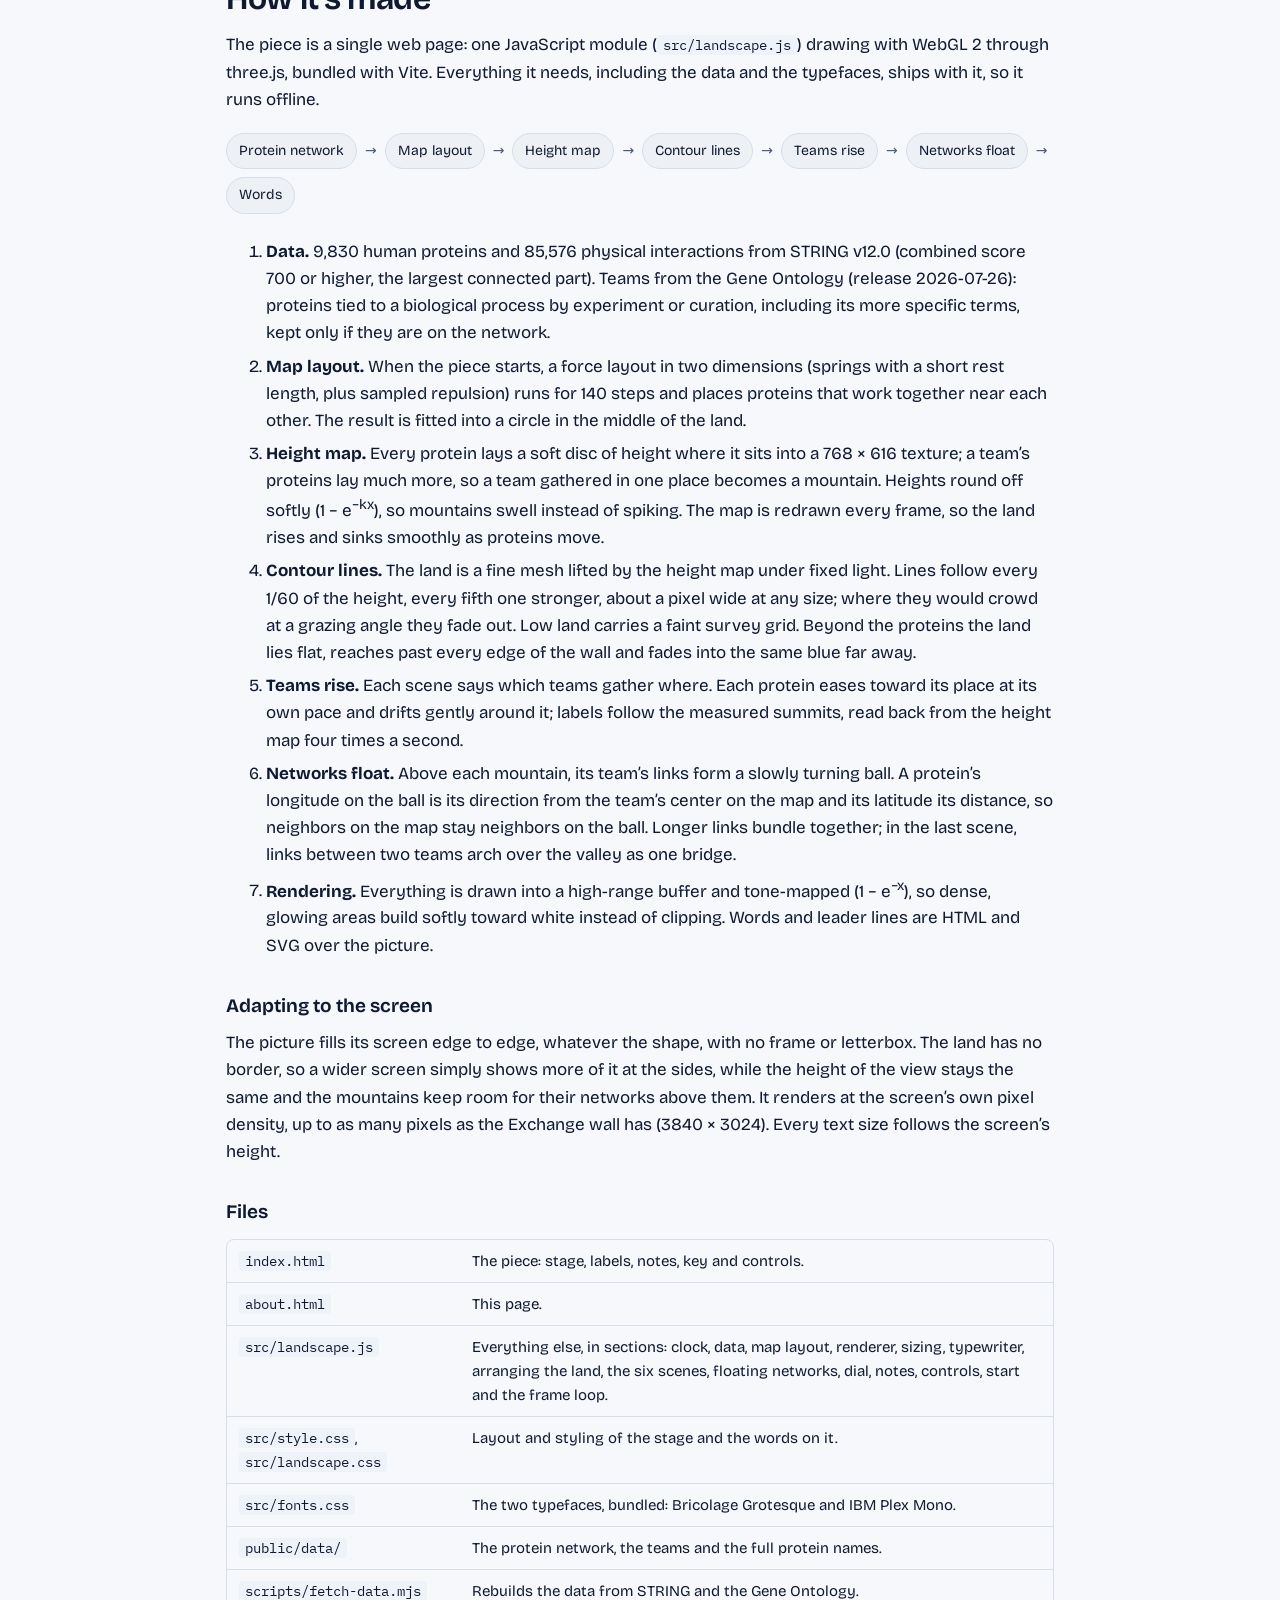
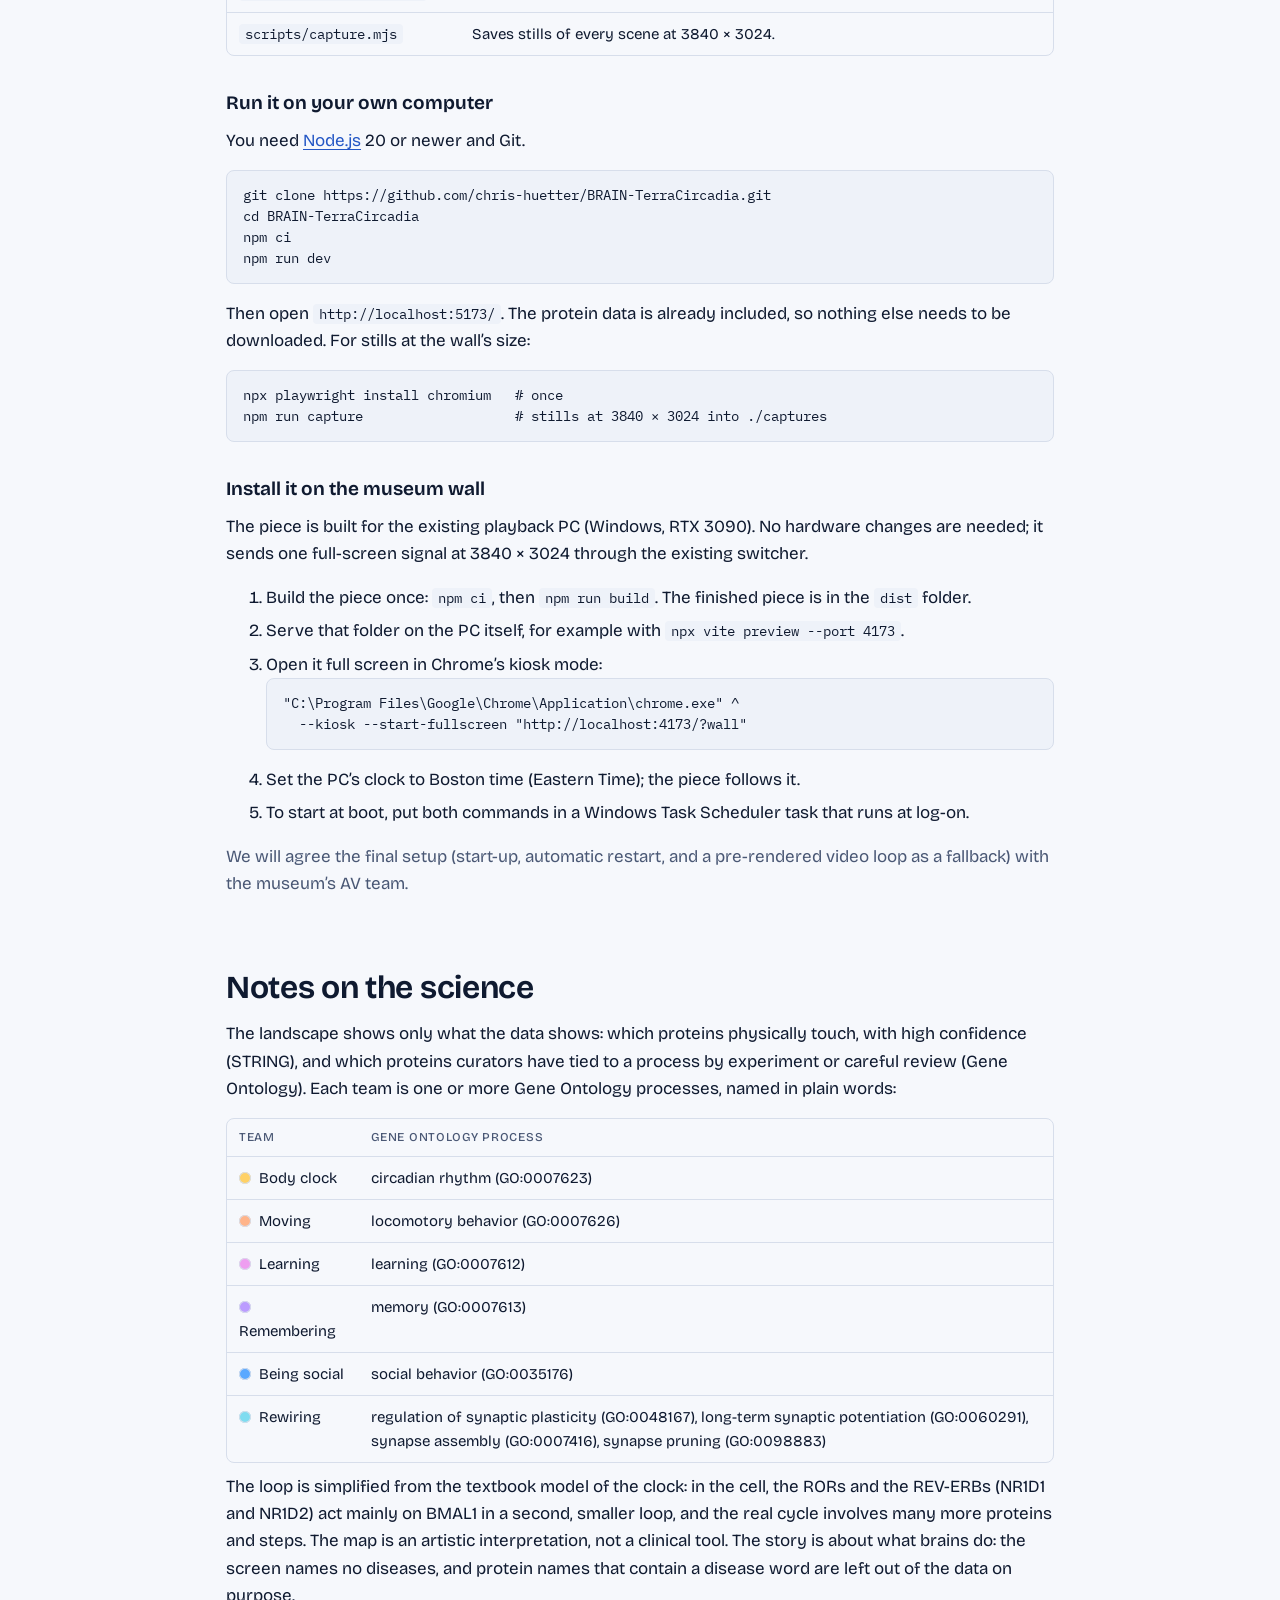
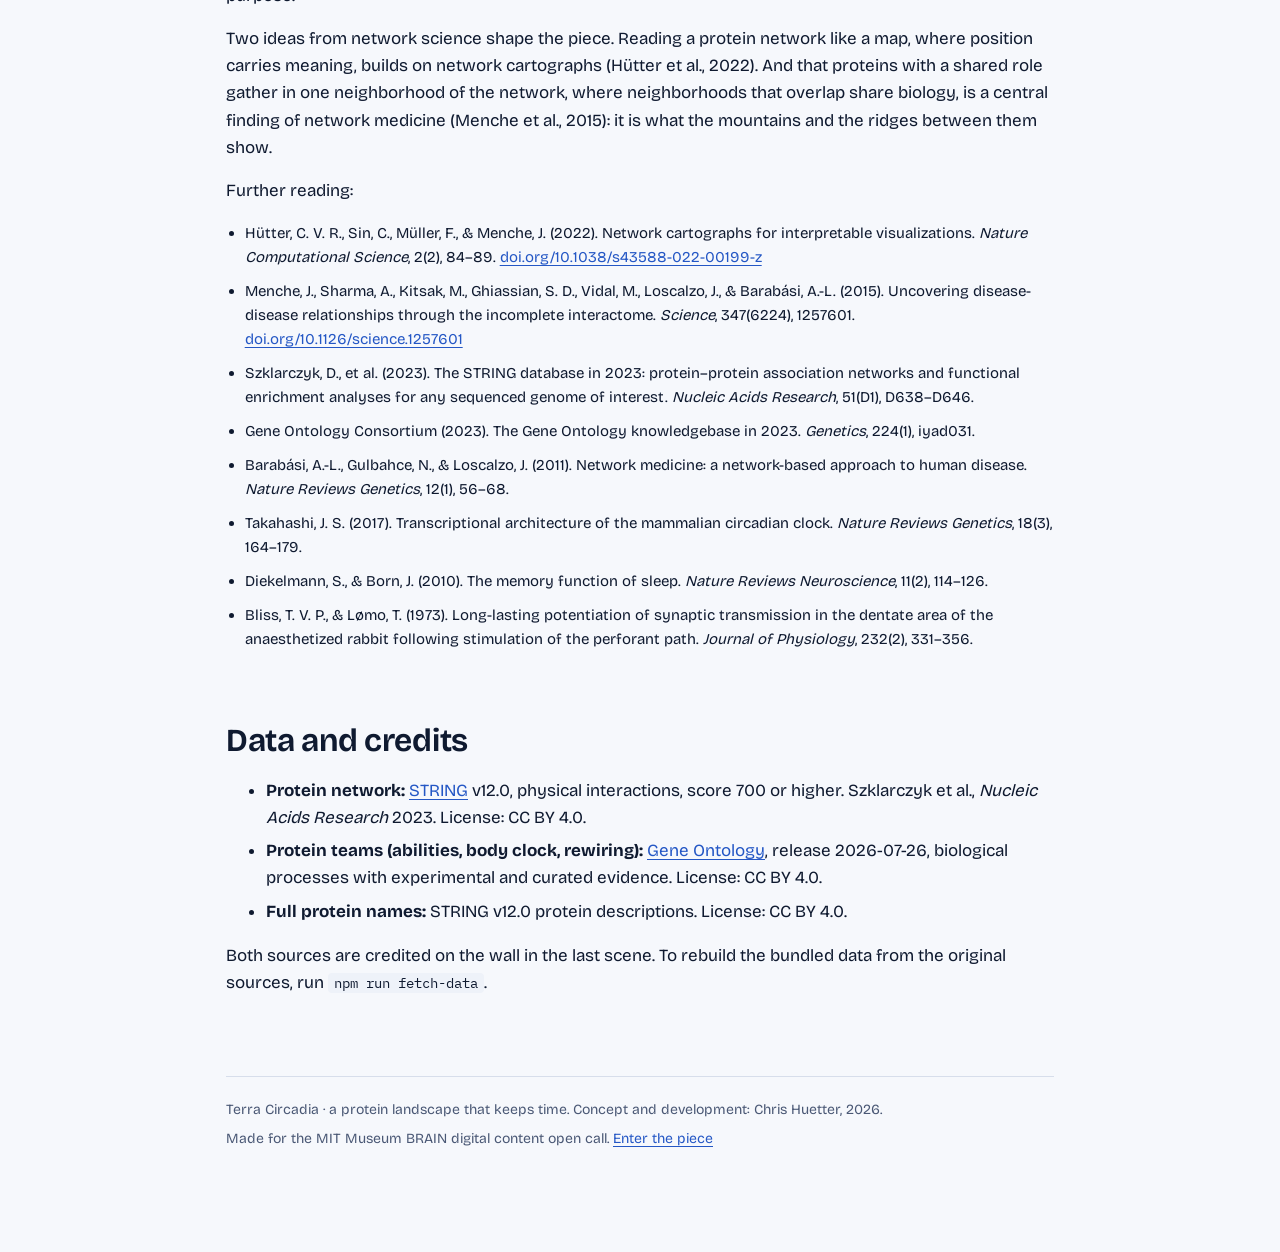
<file: terra-circadia/about.html>
<!doctype html>
<html lang="en">
<head>
<meta charset="utf-8">
<meta name="viewport" content="width=device-width,initial-scale=1">
<title>Terra Circadia · About the work</title>
<meta name="description" content="Terra Circadia: a protein landscape that keeps time. Nearly 10,000 human proteins become a topographic map; teams behind everyday abilities rise into mountains, and the piece follows the real time of day.">
<style>
:root{
  --bg:#070b16; --panel:#0e1526; --line:#22304d; --ink:#e3ecff; --dim:#9aabcc; --accent:#ffd166; --link:#8fb6ff;
  --code:#0a1020; --on-accent:#1a1300; --card:rgba(143,182,255,.05);
}
@media (prefers-color-scheme: light){
  :root:not([data-theme="dark"]){ --bg:#f6f8fc; --panel:#ffffff; --line:#d7deeb; --ink:#0f1a30; --dim:#4a5875; --accent:#9a6a00; --link:#2457c5; --code:#eef2f9; --on-accent:#ffffff; --card:rgba(15,26,48,.035); }
}
:root[data-theme="light"]{ --bg:#f6f8fc; --panel:#ffffff; --line:#d7deeb; --ink:#0f1a30; --dim:#4a5875; --accent:#9a6a00; --link:#2457c5; --code:#eef2f9; --on-accent:#ffffff; --card:rgba(15,26,48,.035); }
*{box-sizing:border-box}
html{-webkit-text-size-adjust:100%}
body{margin:0;background:var(--bg);color:var(--ink);font:17px/1.6 "Bricolage Grotesque",system-ui,sans-serif}
main{max-width:860px;margin:0 auto;padding:clamp(40px,8vw,88px) 16px 96px}
h1{font-size:clamp(44px,8vw,76px);line-height:1;margin:0;font-weight:650;letter-spacing:-.02em}
h2{font-size:clamp(26px,4vw,32px);line-height:1.15;margin:72px 0 14px;font-weight:650;letter-spacing:-.01em}
h3{font-size:19px;margin:32px 0 8px;font-weight:650}
p{margin:0 0 16px}
a{color:var(--link);text-underline-offset:3px}
.kick{font:500 12px/1 "IBM Plex Mono",monospace;letter-spacing:.14em;color:var(--accent);text-transform:uppercase;margin:0 0 18px}
.subtitle{font-size:clamp(22px,3.4vw,30px);line-height:1.2;font-weight:350;color:var(--dim);margin:8px 0 0}
.lede{font-size:clamp(19px,2.6vw,23px);line-height:1.45;font-weight:400;margin:28px 0 30px;max-width:44rem}
.muted{color:var(--dim)}
code,pre,kbd{font-family:"IBM Plex Mono",monospace;font-size:14px}
code{background:var(--code);padding:1px 6px;border-radius:4px}
pre{background:var(--code);border:1px solid var(--line);border-radius:8px;padding:14px 16px;overflow-x:auto;line-height:1.5;margin:0 0 16px}
pre code{background:none;padding:0}
kbd{border:1px solid var(--line);border-bottom-width:2px;border-radius:4px;padding:0 6px;background:var(--panel)}
.btns{display:flex;flex-wrap:wrap;gap:10px;margin:0 0 8px}
.btn{display:inline-block;padding:10px 16px;border-radius:8px;border:1px solid var(--line);background:var(--panel);color:var(--ink);text-decoration:none;font-weight:500}
.btn.main{background:var(--accent);border-color:var(--accent);color:var(--on-accent)}
.btn:hover{border-color:var(--link)}
.btn:focus-visible{outline:2px solid var(--link);outline-offset:3px}
.note{border-left:3px solid var(--accent);background:var(--card);border-radius:0 10px 10px 0;padding:14px 18px;margin:24px 0}
.note b{display:block;font-weight:650;margin-bottom:4px}
.note p:last-child{margin-bottom:0}
/* the map's key, as on the wall */
.key{display:grid;grid-template-columns:repeat(3,1fr);gap:12px;margin:24px 0 10px}
.key div{background:var(--card);border:1px solid var(--line);border-radius:12px;padding:14px 16px}
.key svg{display:block;width:38px;height:38px;padding:6px;margin-bottom:10px;border-radius:8px;background:#0b1222}   /* the wall's own dark key panel, in both themes */
.key b{display:block;font-weight:600;margin-bottom:2px}
.key span{font-size:15px;color:var(--dim);line-height:1.45}
.sw{width:12px;height:12px;border-radius:50%;display:inline-block;flex:none;box-shadow:inset 0 0 0 1px var(--line)}
/* the six scenes */
.scenes{display:grid;grid-template-columns:repeat(2,1fr);gap:14px;margin-top:20px}
.scene{background:var(--card);border:1px solid var(--line);border-radius:14px;padding:18px 20px}
.scene header{display:flex;align-items:baseline;gap:10px;margin-bottom:6px}
.scene .n{font:500 12px/1 "IBM Plex Mono",monospace;letter-spacing:.1em;color:var(--accent)}
.scene h3{margin:0;font-size:20px}
.scene .len{margin-left:auto;font:400 13px/1 "IBM Plex Mono",monospace;color:var(--dim)}
.scene .head{font-size:18px;line-height:1.35;margin:0 0 10px}
.scene p:last-child{margin:0;font-size:15px;color:var(--dim);line-height:1.5}
/* tables */
.table{overflow-x:auto;border:1px solid var(--line);border-radius:8px;margin:12px 0 10px}
table{border-collapse:collapse;width:100%;font-size:15px}
th,td{text-align:left;padding:9px 12px;border-bottom:1px solid var(--line);vertical-align:top}
th{color:var(--dim);font-weight:500;font-size:12px;letter-spacing:.06em;text-transform:uppercase}
tr:last-child td{border-bottom:0}
td.num{font-variant-numeric:tabular-nums;white-space:nowrap}
td .sw{margin-right:8px;vertical-align:-1px}
/* lists of parts: a name, then what it is */
.parts{list-style:none;padding:0;margin:12px 0}
.parts li{display:grid;grid-template-columns:9rem 1fr;gap:14px;padding:11px 0;border-bottom:1px solid var(--line)}
.parts li:first-child{border-top:1px solid var(--line)}
.parts b{font-weight:600}
.keys{display:grid;grid-template-columns:auto 1fr;gap:8px 16px;margin:16px 0}
.flow{display:flex;flex-wrap:wrap;align-items:center;gap:8px;margin:20px 0 24px;font-size:14px}
.flow span{background:var(--card);border:1px solid var(--line);border-radius:999px;padding:6px 12px}
.flow i{font-style:normal;color:var(--dim)}
.loop{display:grid;grid-template-columns:1fr 1fr;gap:12px;margin:18px 0 12px}
.loop div{background:var(--card);border:1px solid var(--line);border-radius:12px;padding:14px 16px}
.loop b{display:flex;align-items:center;gap:8px;font-weight:600;margin-bottom:4px}
.loop span{font-size:15px;color:var(--dim)}
ol li,ul li{margin:6px 0}
.refs{padding-left:1.1em}
.refs li{margin-bottom:10px;font-size:15px}
footer{margin-top:80px;padding-top:22px;border-top:1px solid var(--line);color:var(--dim);font-size:14px}
footer p{margin:0 0 6px}
@media (max-width:640px){
  body{font-size:16px}
  .key{grid-template-columns:1fr 1fr}
  .scenes,.loop{grid-template-columns:1fr}
  .parts li{grid-template-columns:1fr;gap:2px}
}
</style>
  <link rel="stylesheet" crossorigin href="./assets/fonts-BDcF5uZQ.css">
</head>
<body>
<main>
  <p class="kick">MIT Museum · BRAIN · About the work</p>
  <h1>Terra Circadia</h1>
  <p class="subtitle">a protein landscape that keeps time</p>
  <p class="lede">Your brain runs on proteins, and proteins work in teams. Terra Circadia lays nearly 10,000 human
    proteins out as a landscape: where they crowd together the land rises, and the teams behind everyday abilities
    gather into mountains. At its heart is the body clock, and the piece keeps the real time of day.</p>
  <div class="btns">
    <a class="btn main" href="./index.html">Enter the piece <span aria-hidden="true">→</span></a>
    <a class="btn" href="./index.html?wall">Full window, no controls</a>
  </div>

  <h2>The idea</h2>
  <p>Almost every job in a cell is done by proteins, tiny machines that touch and work together. Mapped by who
    touches whom, the human proteins form one vast network. Drawn as dots and lines it is a tangle no one can read.
    Terra Circadia turns it into land. Every protein lifts the ground a little where it sits, so busy neighborhoods
    become hills. A team of proteins with one job, such as keeping time, learning or remembering, gathers in one
    place and rises into a mountain, and the proteins that belong to two teams form the ridge between their
    mountains.</p>
  <p>The piece is built around the body clock: 83 proteins that keep a rhythm of about 24 hours in your cells and
    tell your body when to wake up and when to sleep. Terra Circadia reads the real clock, so the team that rises
    beside the body clock depends on the hour of your visit.</p>

  <h2>How to read the map</h2>
  <p>Six things to look for. The same key sits in the lower left corner of the wall.</p>
  <div class="key">
    <div><svg viewBox="0 0 24 24" aria-hidden="true"><circle cx="12" cy="12" r="3.2" fill="#c6d4f0"/></svg><b>A point</b><span>One protein: a tiny machine inside your cells.</span></div>
    <div><svg viewBox="0 0 24 24" aria-hidden="true"><circle cx="5" cy="15" r="2.4" fill="#c6d4f0"/><circle cx="19" cy="8" r="2.4" fill="#c6d4f0"/><line x1="5" y1="15" x2="19" y2="8" stroke="#8fb6ff" stroke-width="1.4"/></svg><b>A line</b><span>Two proteins that touch and work together.</span></div>
    <div><svg viewBox="0 0 24 24" aria-hidden="true"><path d="M2 20 Q12 2 22 20" fill="none" stroke="#7f9cd0" stroke-width="1.2"/><path d="M6 20 Q12 9 18 20" fill="none" stroke="#7f9cd0" stroke-width="1.2"/><path d="M9.5 20 Q12 15 14.5 20" fill="none" stroke="#7f9cd0" stroke-width="1.2"/></svg><b>A hill</b><span>A crowd of proteins working together; the bigger the crowd, the higher the hill.</span></div>
    <div><svg viewBox="0 0 24 24" aria-hidden="true"><path d="M2 21 Q12 1 22 21" fill="rgba(255,209,102,.18)" stroke="#ffd166" stroke-width="1.4"/><path d="M6.5 21 Q12 10 17.5 21" fill="none" stroke="#ffd166" stroke-width="1"/></svg><b>A colored mountain</b><span>A team of proteins with one job, such as keeping time or learning.</span></div>
    <div><svg viewBox="0 0 24 24" aria-hidden="true"><line x1="6" y1="6" x2="12" y2="3" stroke="#ffd166" stroke-width="1"/><line x1="12" y1="3" x2="18" y2="7" stroke="#ffd166" stroke-width="1"/><line x1="6" y1="6" x2="18" y2="7" stroke="#ffd166" stroke-width="1"/><circle cx="6" cy="6" r="1.8" fill="#ffe39a"/><circle cx="12" cy="3" r="1.8" fill="#ffe39a"/><circle cx="18" cy="7" r="1.8" fill="#ffe39a"/><line x1="12" y1="9" x2="12" y2="13" stroke="#8fb6ff" stroke-dasharray="1.5 1.5"/><path d="M4 22 Q12 11 20 22" fill="none" stroke="#ffd166" stroke-width="1.2"/></svg><b>Points and lines above a mountain</b><span>Who works with whom inside that team.</span></div>
    <div><svg viewBox="0 0 24 24" aria-hidden="true"><path d="M1 21 Q6 6 10 16 Q12 19 14 16 Q18 6 23 21" fill="none" stroke="#b8ff5a" stroke-width="1.4"/></svg><b>Green</b><span>Proteins that are members of two teams at once.</span></div>
  </div>
  <p class="muted">Each team keeps its color through the piece: the body clock gold, moving apricot, being social
    blue, learning pink, remembering violet, rewiring sky blue. The land is one deep blue across the whole wall. There
    is no red.</p>

  <h2>Six scenes</h2>
  <p>Each scene shows one idea and one visible change. Every scene stands on its own, so a visitor can arrive at any
    moment; together they take about three and a half minutes, and then begin again.</p>
  <div class="scenes">
    <article class="scene">
      <header><span class="n">1</span><h3>Now</h3><span class="len">40 s</span></header>
      <p class="head">“Inside you, thousands of proteins work together.”</p>
      <p>The whole network floats as a cloud of points and lines, then settles onto the ground, and the land rises out
        of it. Notes point out one protein (CLOCK), one link, and CLOCK’s cluster: 15 partners, 10 of which also
        keep time.</p>
    </article>
    <article class="scene">
      <header><span class="n">2</span><h3>Body clock</h3><span class="len">28 s</span></header>
      <p class="head">“Your body runs on a 24-hour rhythm.”</p>
      <p>The 83 body clock proteins light up where they are, then gather into one gold mountain; the network of who
        works with whom floats above it.</p>
    </article>
    <article class="scene">
      <header><span class="n">3</span><h3>The loop</h3><span class="len">30 s</span></header>
      <p class="head">“Two groups take turns, like a seesaw.”</p>
      <p>Six starters and eight stoppers rise as two summits that take turns. The group at work rises and glows, its
        proteins larger and brighter; the resting group sinks and dims. A dial turns once for every turn of the loop,
        which takes about a day.</p>
    </article>
    <article class="scene">
      <header><span class="n">4</span><h3>This hour</h3><span class="len">28 s</span></header>
      <p class="head">“Good morning.” · “Lunchtime.” · “After lunch.” · “Late afternoon.”</p>
      <p>The body clock beside the team for this time of day. The line says how many proteins they share; those
        proteins form a green ridge, and the two with the most links are named.</p>
    </article>
    <article class="scene">
      <header><span class="n">5</span><h3>Tonight</h3><span class="len">28 s</span></header>
      <p class="head">“Sleep helps your brain rewire.”</p>
      <p>The rewiring team (184 proteins that strengthen, build and prune the links between nerve cells) beside the
        body clock, joined by the 5 proteins they share.</p>
    </article>
    <article class="scene">
      <header><span class="n">6</span><h3>Your brain</h3><span class="len">48 s</span></header>
      <p class="head">“While you watched, your brain was rewiring.”</p>
      <p>Teams rise one after another in new places, link up with the mountains already standing, and sink back into
        the land; never more than three at once. A caption counts what they share. Data credits close the loop.</p>
    </article>
  </div>

  <h2>The hour decides</h2>
  <p>Terra Circadia follows the clock of the computer it runs on. In “This hour” the body clock is paired with a
    different team as the day goes on, a small story of a day at the museum. The last scene says when the land will
    change next: “Come back at 11 am: the land will look different.”</p>
  <div class="table"><table>
    <tr><th>Time</th><th>Headline</th><th>Team beside the body clock</th><th>Proteins</th><th>Shared</th><th>Direct links</th></tr>
    <tr><td>Before 11 am</td><td>Good morning.</td><td><span class="sw" style="background:#ffb48a"></span>Moving</td><td class="num">32</td><td class="num">10</td><td class="num">3</td></tr>
    <tr><td>11 am – 1 pm</td><td>Lunchtime.</td><td><span class="sw" style="background:#5aa8ff"></span>Being social</td><td class="num">27</td><td class="num">2</td><td class="num">3</td></tr>
    <tr><td>1 – 3 pm</td><td>After lunch.</td><td><span class="sw" style="background:#ee9ef0"></span>Learning</td><td class="num">48</td><td class="num">3</td><td class="num">8</td></tr>
    <tr><td>From 3 pm</td><td>Late afternoon.</td><td><span class="sw" style="background:#bb9cff"></span>Remembering</td><td class="num">46</td><td class="num">1</td><td class="num">13</td></tr>
  </table></div>
  <p class="muted">“Shared”: proteins that are members of both teams. “Direct links”: links with one end in each
    team. The body clock has 83 proteins. All counts come from the bundled data.</p>
  <div class="note">
    <b>A way in, not a timetable</b>
    <p>Pairing hours with teams is a storytelling choice: it gives each visit its own view of the data. It does not
      claim that a team works only at that hour. What the scene shows (the size of each team and the proteins two
      teams share) comes straight from the data, and the piece counts it afresh every time it starts.</p>
  </div>

  <h2>The body clock’s loop</h2>
  <p>In each cell a small set of proteins keeps the clock going. Terra Circadia shows them as two groups:</p>
  <div class="loop">
    <div><b><span class="sw" style="background:#ffe39a"></span>The starters</b><span>CLOCK, BMAL1, NPAS2, BMAL2, RORA, RORC. When they are busy, they tell the cell to make the stoppers.</span></div>
    <div><b><span class="sw" style="background:#ffb48a"></span>The stoppers</b><span>PER1–3, CRY1–2, NR1D1–2, TIMELESS. They pile up slowly; when there are enough, they switch the starters off, then wear away.</span></div>
  </div>
  <p>Then the starters are free again and the next turn begins. One turn takes about a day. On the wall a turn is
    compressed into nine seconds: the group at work rises and glows, while the resting group sinks to about a third of
    its height and dims, and the dial’s hand goes round once.</p>

  <h2>Using the piece</h2>
  <p>Terra Circadia is made for the two-story digital screen in the Lee Family Exchange at the MIT Museum: an NEC LED
    wall of 3840 × 3024 pixels (80:63), 20′ 3″ × 16′ 2″, seen from stadium seating. It reads from across the room,
    and its notes reward a closer look. It fills any screen edge to edge, whatever its shape (80:63, 3:2, 16:9), and
    runs in any current desktop browser. Left alone, it plays forever.</p>

  <h3>On the Exchange screen</h3>
  <div class="table"><table>
    <tr><td>Display</td><td>NEC LED wall, 3840 × 3024 pixels (80:63), rendered live at its native resolution (open the piece with <code>?wall</code>).</td></tr>
    <tr><td>Format</td><td>Real time, in a web browser on the screen’s existing PC (Windows, RTX 3090). Non-linear: it follows the real time of day. A pre-rendered loop at the same resolution can serve as a fallback.</td></tr>
    <tr><td>Interaction</td><td>None for visitors: no touch, no QR codes. The controls are for setting up and previewing only.</td></tr>
    <tr><td>Sound</td><td>Silent. Nothing in the work depends on audio.</td></tr>
    <tr><td>Duration</td><td>Endless: six scenes of 28 to 48 seconds, about three and a half minutes per loop.</td></tr>
    <tr><td>Network</td><td>None needed. Data and typefaces ship with the piece.</td></tr>
  </table></div>

  <h3>Watch another time of day</h3>
  <p>The piece reads your computer’s clock. To see the land at another hour, open “This hour” with a time:</p>
  <div class="btns">
    <a class="btn" href="./index.html?t=09:00&amp;scene=4">Morning (9:00)</a>
    <a class="btn" href="./index.html?t=12:00&amp;scene=4">Lunchtime (12:00)</a>
    <a class="btn" href="./index.html?t=14:00&amp;scene=4">After lunch (14:00)</a>
    <a class="btn" href="./index.html?t=17:00&amp;scene=4">Late afternoon (17:00)</a>
  </div>

  <h3>The controls</h3>
  <p>A quiet strip of buttons sits under the picture; on the wall it is hidden.</p>
  <ul class="parts">
    <li><b>Scenes 1–6</b><span>Jump to a scene. The piece then plays on from there.</span></li>
    <li><b>Pause</b><span>Stops the story; the land keeps breathing.</span></li>
    <li><b>Fullscreen</b><span>Fills the whole screen.</span></li>
    <li><b>Hide controls</b><span>Leaves only the picture (<kbd>Esc</kbd> brings the controls back).</span></li>
  </ul>
  <div class="keys">
    <span><kbd>1</kbd>–<kbd>6</kbd></span><span>Jump to a scene</span>
    <span><kbd>Space</kbd></span><span>Pause and play</span>
    <span><kbd>F</kbd></span><span>Full screen</span>
    <span><kbd>H</kbd></span><span>Hide or show the controls (<kbd>Esc</kbd> shows them again)</span>
  </div>

  <h3>Reading the screen</h3>
  <ul class="parts">
    <li><b>Headline</b><span>Top left: the scene’s one idea, typed out, with a line of detail beneath it. The detail dims after a while, so the map’s own labels read clearly.</span></li>
    <li><b>Labels</b><span>The name and size of each mountain; the network above a mountain shows exactly that many proteins. A label sits above its floating network (in “Body clock”, to its right). When a tall mountain stands at the back of the land, its label moves beside the network so it stays on the wall, clear of the headline and of other labels.</span></li>
    <li><b>Notes</b><span>Boxes at the sides, each with a thin line to the protein or spot it explains, for example a protein’s full name and the two teams it belongs to. Box and line fade in and out together.</span></li>
    <li><b>Key</b><span>Lower left: how to read the map.</span></li>
    <li><b>Dial</b><span>In “The loop”: one turn of the clock, about 24 hours.</span></li>
    <li><b>Caption</b><span>In “Your brain”: which team rose, what it shares with the mountains already standing, and which team settled back.</span></li>
  </ul>

  <h3>What you will notice</h3>
  <ul>
    <li>The land fills the wall: it has no edge, runs past the sides and fades into the blue in the distance. It sways
      gently from side to side.</li>
    <li>A network that drifts behind the headline dims while it is there, so the words stay readable.</li>
    <li>Proteins drift gently around their places and move at their own pace, so mountains rise and sink softly rather than switching.</li>
    <li>Words type themselves out in place. Nothing jumps; the space for every line is kept from the start.</li>
    <li>Nothing flashes (well under three flashes a second), and the palette stays calm.</li>
  </ul>

  <h3>Address options</h3>
  <p>Add these to the end of the address; combine them with <code>&amp;</code>, for example <code>index.html?wall&amp;t=09:00</code>.</p>
  <div class="table"><table>
    <tr><th>Option</th><th>What it does</th></tr>
    <tr><td><code>?wall</code></td><td>The picture fills the whole window and the controls are hidden. Use this on the wall, in full screen.</td></tr>
    <tr><td><code>?t=14:40</code></td><td>Pretends it is that time (24-hour clock).</td></tr>
    <tr><td><code>?scene=3</code></td><td>Starts at that scene (1 to 6).</td></tr>
    <tr><td><code>?hold</code></td><td>Stops each scene just before it ends, for screenshots.</td></tr>
    <tr><td><code>?land=clock</code></td><td>Adds a still 24-hour ring around the land: hour names, a bright mark for the time right now and, in “This hour”, the hour’s stretch of the day in the team’s color.</td></tr>
    <tr><td><code>?land=platform</code></td><td>Shows the land as a round turntable with a rim, instead of open land that runs past the edges of the wall.</td></tr>
    <tr><td><code>?cam=40,2.2</code></td><td>For testing: tries another camera, given as how steeply it looks down (degrees) and how far away it is. A smaller distance brings the land closer. Two more numbers set the height and depth of the point it looks at.</td></tr>
  </table></div>

  <h2>How it’s made</h2>
  <p>The piece is a single web page: one JavaScript module (<code>src/landscape.js</code>) drawing with WebGL 2
    through three.js, bundled with Vite. Everything it needs, including the data and the typefaces, ships with it, so
    it runs offline.</p>
  <div class="flow"><span>Protein network</span><i>→</i><span>Map layout</span><i>→</i><span>Height map</span><i>→</i><span>Contour lines</span><i>→</i><span>Teams rise</span><i>→</i><span>Networks float</span><i>→</i><span>Words</span></div>
  <ol>
    <li><strong>Data.</strong> 9,830 human proteins and 85,576 physical interactions from STRING v12.0 (combined
      score 700 or higher, the largest connected part). Teams from the Gene Ontology (release 2026-07-26): proteins
      tied to a biological process by experiment or curation, including its more specific terms, kept only if they
      are on the network.</li>
    <li><strong>Map layout.</strong> When the piece starts, a force layout in two dimensions (springs with a short rest
      length, plus sampled repulsion) runs for 140 steps and places proteins that work together near each other.
      The result is fitted into a circle in the middle of the land.</li>
    <li><strong>Height map.</strong> Every protein lays a soft disc of height where it sits into a 768 × 616 texture;
      a team’s proteins lay much more, so a team gathered in one place becomes a mountain. Heights round off softly
      (1 − e<sup>−kx</sup>), so mountains swell instead of spiking. The map is redrawn every frame, so the land
      rises and sinks smoothly as proteins move.</li>
    <li><strong>Contour lines.</strong> The land is a fine mesh lifted by the height map under fixed light. Lines
      follow every 1/60 of the height, every fifth one stronger, about a pixel wide at any size; where they would
      crowd at a grazing angle they fade out. Low land carries a faint survey grid. Beyond the proteins the land lies
      flat, reaches past every edge of the wall and fades into the same blue far away.</li>
    <li><strong>Teams rise.</strong> Each scene says which teams gather where. Each protein eases toward its place at
      its own pace and drifts gently around it; labels follow the measured summits, read back from the height map
      four times a second.</li>
    <li><strong>Networks float.</strong> Above each mountain, its team’s links form a slowly turning ball. A protein’s
      longitude on the ball is its direction from the team’s center on the map and its latitude its distance, so
      neighbors on the map stay neighbors on the ball. Longer links bundle together; in the last scene, links between
      two teams arch over the valley as one bridge.</li>
    <li><strong>Rendering.</strong> Everything is drawn into a high-range buffer and tone-mapped (1 − e<sup>−x</sup>),
      so dense, glowing areas build softly toward white instead of clipping. Words and leader lines are HTML and SVG
      over the picture.</li>
  </ol>

  <h3>Adapting to the screen</h3>
  <p>The picture fills its screen edge to edge, whatever the shape, with no frame or letterbox. The land has no
    border, so a wider screen simply shows more of it at the sides, while the height of the view stays the same and
    the mountains keep room for their networks above them. It renders at the screen’s own pixel density, up to as
    many pixels as the Exchange wall has (3840 × 3024). Every text size follows the screen’s height.</p>

  <h3>Files</h3>
  <div class="table"><table>
    <tr><td><code>index.html</code></td><td>The piece: stage, labels, notes, key and controls.</td></tr>
    <tr><td><code>about.html</code></td><td>This page.</td></tr>
    <tr><td><code>src/landscape.js</code></td><td>Everything else, in sections: clock, data, map layout, renderer, sizing, typewriter, arranging the land, the six scenes, floating networks, dial, notes, controls, start and the frame loop.</td></tr>
    <tr><td><code>src/style.css</code>, <code>src/landscape.css</code></td><td>Layout and styling of the stage and the words on it.</td></tr>
    <tr><td><code>src/fonts.css</code></td><td>The two typefaces, bundled: Bricolage Grotesque and IBM Plex Mono.</td></tr>
    <tr><td><code>public/data/</code></td><td>The protein network, the teams and the full protein names.</td></tr>
    <tr><td><code>scripts/fetch-data.mjs</code></td><td>Rebuilds the data from STRING and the Gene Ontology.</td></tr>
    <tr><td><code>scripts/capture.mjs</code></td><td>Saves stills of every scene at 3840 × 3024.</td></tr>
  </table></div>

  <h3>Run it on your own computer</h3>
  <p>You need <a href="https://nodejs.org/">Node.js</a> 20 or newer and Git.</p>
<pre><code>git clone https://github.com/chris-huetter/BRAIN-TerraCircadia.git
cd BRAIN-TerraCircadia
npm ci
npm run dev</code></pre>
  <p>Then open <code>http://localhost:5173/</code>. The protein data is already included, so nothing else needs to be
    downloaded. For stills at the wall’s size:</p>
<pre><code>npx playwright install chromium   # once
npm run capture                   # stills at 3840 × 3024 into ./captures</code></pre>

  <h3>Install it on the museum wall</h3>
  <p>The piece is built for the existing playback PC (Windows, RTX 3090). No hardware changes are needed; it sends one
    full-screen signal at 3840 × 3024 through the existing switcher.</p>
  <ol>
    <li>Build the piece once: <code>npm ci</code>, then <code>npm run build</code>. The finished piece is in the
      <code>dist</code> folder.</li>
    <li>Serve that folder on the PC itself, for example with <code>npx vite preview --port 4173</code>.</li>
    <li>Open it full screen in Chrome’s kiosk mode:
<pre><code>"C:\Program Files\Google\Chrome\Application\chrome.exe" ^
  --kiosk --start-fullscreen "http://localhost:4173/?wall"</code></pre></li>
    <li>Set the PC’s clock to Boston time (Eastern Time); the piece follows it.</li>
    <li>To start at boot, put both commands in a Windows Task Scheduler task that runs at log-on.</li>
  </ol>
  <p class="muted">We will agree the final setup (start-up, automatic restart, and a pre-rendered video loop as a
    fallback) with the museum’s AV team.</p>

  <h2>Notes on the science</h2>
  <p>The landscape shows only what the data shows: which proteins physically touch, with high confidence (STRING),
    and which proteins curators have tied to a process by experiment or careful review (Gene Ontology). Each team is
    one or more Gene Ontology processes, named in plain words:</p>
  <div class="table"><table>
    <tr><th>Team</th><th>Gene Ontology process</th></tr>
    <tr><td><span class="sw" style="background:#ffd166"></span>Body clock</td><td>circadian rhythm (GO:0007623)</td></tr>
    <tr><td><span class="sw" style="background:#ffb48a"></span>Moving</td><td>locomotory behavior (GO:0007626)</td></tr>
    <tr><td><span class="sw" style="background:#ee9ef0"></span>Learning</td><td>learning (GO:0007612)</td></tr>
    <tr><td><span class="sw" style="background:#bb9cff"></span>Remembering</td><td>memory (GO:0007613)</td></tr>
    <tr><td><span class="sw" style="background:#5aa8ff"></span>Being social</td><td>social behavior (GO:0035176)</td></tr>
    <tr><td><span class="sw" style="background:#7fdcf0"></span>Rewiring</td><td>regulation of synaptic plasticity (GO:0048167), long-term synaptic potentiation (GO:0060291), synapse assembly (GO:0007416), synapse pruning (GO:0098883)</td></tr>
  </table></div>
  <p>The loop is simplified from the textbook model of the clock: in the cell, the RORs and the REV-ERBs (NR1D1 and
    NR1D2) act mainly on BMAL1 in a second, smaller loop, and the real cycle involves many more proteins and steps.
    The map is an artistic interpretation, not a clinical tool. The story is about what brains do: the screen names
    no diseases, and protein names that contain a disease word are left out of the data on purpose.</p>
  <p>Two ideas from network science shape the piece. Reading a protein network like a map, where position carries
    meaning, builds on network cartographs (Hütter et al., 2022). And that proteins with a shared role gather in one
    neighborhood of the network, where neighborhoods that overlap share biology, is a central finding of network
    medicine (Menche et al., 2015): it is what the mountains and the ridges between them show.</p>
  <p>Further reading:</p>
  <ul class="refs">
    <li>Hütter, C. V. R., Sin, C., Müller, F., &amp; Menche, J. (2022). Network cartographs for interpretable visualizations. <em>Nature Computational Science</em>, 2(2), 84–89. <a href="https://doi.org/10.1038/s43588-022-00199-z">doi.org/10.1038/s43588-022-00199-z</a></li>
    <li>Menche, J., Sharma, A., Kitsak, M., Ghiassian, S. D., Vidal, M., Loscalzo, J., &amp; Barabási, A.-L. (2015). Uncovering disease-disease relationships through the incomplete interactome. <em>Science</em>, 347(6224), 1257601. <a href="https://doi.org/10.1126/science.1257601">doi.org/10.1126/science.1257601</a></li>
    <li>Szklarczyk, D., et al. (2023). The STRING database in 2023: protein–protein association networks and functional enrichment analyses for any sequenced genome of interest. <em>Nucleic Acids Research</em>, 51(D1), D638–D646.</li>
    <li>Gene Ontology Consortium (2023). The Gene Ontology knowledgebase in 2023. <em>Genetics</em>, 224(1), iyad031.</li>
    <li>Barabási, A.-L., Gulbahce, N., &amp; Loscalzo, J. (2011). Network medicine: a network-based approach to human disease. <em>Nature Reviews Genetics</em>, 12(1), 56–68.</li>
    <li>Takahashi, J. S. (2017). Transcriptional architecture of the mammalian circadian clock. <em>Nature Reviews Genetics</em>, 18(3), 164–179.</li>
    <li>Diekelmann, S., &amp; Born, J. (2010). The memory function of sleep. <em>Nature Reviews Neuroscience</em>, 11(2), 114–126.</li>
    <li>Bliss, T. V. P., &amp; Lømo, T. (1973). Long-lasting potentiation of synaptic transmission in the dentate area of the anaesthetized rabbit following stimulation of the perforant path. <em>Journal of Physiology</em>, 232(2), 331–356.</li>
  </ul>

  <h2>Data and credits</h2>
  <ul>
    <li><strong>Protein network:</strong> <a href="https://string-db.org/">STRING</a> v12.0, physical interactions,
      score 700 or higher. Szklarczyk et al., <em>Nucleic Acids Research</em> 2023. License: CC BY 4.0.</li>
    <li><strong>Protein teams (abilities, body clock, rewiring):</strong> <a href="https://geneontology.org/">Gene
      Ontology</a>, release 2026-07-26, biological processes with experimental and curated evidence. License: CC BY 4.0.</li>
    <li><strong>Full protein names:</strong> STRING v12.0 protein descriptions. License: CC BY 4.0.</li>
  </ul>
  <p>Both sources are credited on the wall in the last scene. To rebuild the bundled data from the original sources,
    run <code>npm run fetch-data</code>.</p>

  <footer>
    <p>Terra Circadia · a protein landscape that keeps time. Concept and development: Chris Huetter, 2026.</p>
    <p>Made for the MIT Museum BRAIN digital content open call. <a href="./index.html">Enter the piece</a></p>
  </footer>
</main>
</body>
</html>
</file>
<file: neuroflorescence/css/style.css>
/* ==========================================================================
   Neuroflorescence — shared styles (artwork + about page)
   ========================================================================== */

:root {
  --bg: #04050c;
  --bg-2: #0b0e1f;
  --ink: #dfe5fb;
  --ink-dim: #9aa6cf;
  --line: rgba(160, 175, 230, 0.18);
  --amber: #ffb048;
  --cyan: #50dcff;
  --magenta: #ff68ba;
  --injury: #ff463a;
  --neutral: #6e87eb;
  --font: "Inter", "Helvetica Neue", Arial, sans-serif;
}

* { box-sizing: border-box; }

html, body {
  margin: 0;
  background: var(--bg);
  color: var(--ink);
  font-family: var(--font);
  -webkit-font-smoothing: antialiased;
}

a { color: inherit; }

/* ---------- artwork page ---------- */

body.artwork {
  height: 100vh;
  overflow: hidden;
  display: grid;
  place-items: center;
}

#stage {
  position: relative;
  /* width / height are set by main.js to keep the 80:63 ratio of the wall */
}

#art,
#overlay {
  display: block;
  width: 100%;
  height: 100%;
}

#overlay {
  position: absolute;
  inset: 0;
  pointer-events: none;
}

#nogl {
  position: absolute;
  inset: 0;
  margin: auto;
  height: fit-content;
  padding: 0 20px;
}

.ui {
  position: fixed;
  top: 16px;
  right: 16px;
  display: flex;
  gap: 8px;
  transition: opacity 0.6s ease;
}

.ui a,
.ui button {
  font: 500 13px/1 var(--font);
  letter-spacing: 0.04em;
  color: var(--ink);
  background: rgba(10, 13, 30, 0.6);
  border: 1px solid var(--line);
  border-radius: 999px;
  padding: 9px 14px;
  text-decoration: none;
  cursor: pointer;
  backdrop-filter: blur(6px);
}

.ui a:hover,
.ui button:hover { border-color: rgba(200, 210, 255, 0.5); }

body.idle .ui { opacity: 0; pointer-events: none; }
body.idle { cursor: none; }
body.kiosk .ui { display: none; }
body.kiosk { cursor: none; }

.noscript {
  max-width: 30em;
  text-align: center;
  color: var(--ink-dim);
}

/* ---------- about page ---------- */

body.about {
  background:
    radial-gradient(ellipse at 50% -10%, rgba(30, 40, 92, 0.55), transparent 60%),
    var(--bg);
  min-height: 100vh;
  line-height: 1.65;
  font-size: 17px;
}

.about .wrap {
  max-width: 760px;
  margin: 0 auto;
  padding: 32px 20px 96px;
}

.about header.top {
  display: flex;
  justify-content: space-between;
  align-items: center;
  font-size: 14px;
  color: var(--ink-dim);
  margin-bottom: 64px;
}

.about header.top a { text-decoration: none; }
.about header.top a:hover { color: var(--ink); }

.about h1 {
  font-size: clamp(32px, 10vw, 76px);
  font-weight: 600;
  line-height: 1;
  letter-spacing: -0.02em;
  margin: 0 0 12px;
}

.about .lede {
  font-size: 21px;
  font-weight: 300;
  color: var(--ink);
  margin: 0 0 40px;
}

.about h2 {
  font-size: 13px;
  font-weight: 600;
  letter-spacing: 0.16em;
  text-transform: uppercase;
  color: var(--ink-dim);
  margin: 72px 0 20px;
  padding-top: 20px;
  border-top: 1px solid var(--line);
}

.about h3 {
  font-size: 20px;
  font-weight: 600;
  margin: 32px 0 6px;
}

.about h3 .num {
  color: var(--ink-dim);
  font-weight: 400;
  margin-right: 10px;
}

.about p { margin: 0 0 16px; color: #c8d0ee; }
.about strong { color: var(--ink); font-weight: 600; }

.about .caption {
  font-size: 14px;
  color: var(--ink-dim);
  margin-top: 10px;
}

.about .science {
  font-size: 15px;
  color: var(--ink-dim);
  border-left: 2px solid var(--line);
  padding-left: 14px;
}

.legend {
  list-style: none;
  padding: 0;
  margin: 0;
  display: grid;
  gap: 12px;
}

.legend li {
  display: grid;
  grid-template-columns: 44px 1fr;
  gap: 14px;
  align-items: center;
  color: #c8d0ee;
}

.legend svg { width: 44px; height: 24px; overflow: visible; }

table.spec {
  width: 100%;
  border-collapse: collapse;
  font-size: 15px;
}

table.spec th,
table.spec td {
  text-align: left;
  vertical-align: top;
  padding: 10px 12px 10px 0;
  border-bottom: 1px solid var(--line);
}

table.spec th {
  width: 34%;
  font-weight: 500;
  color: var(--ink-dim);
}

code, kbd {
  font-family: ui-monospace, "SF Mono", Menlo, Consolas, monospace;
  font-size: 0.88em;
  background: rgba(160, 175, 230, 0.1);
  border: 1px solid var(--line);
  border-radius: 4px;
  padding: 1px 5px;
}

.refs { padding-left: 20px; font-size: 15px; color: var(--ink-dim); }
.refs li { margin-bottom: 10px; }

.steps { padding-left: 22px; margin: 0 0 16px; color: #c8d0ee; }
.steps li { margin-bottom: 12px; }

.about pre {
  overflow-x: auto;
  margin: 8px 0;
  padding: 10px 12px;
  background: rgba(160, 175, 230, 0.06);
  border: 1px solid var(--line);
  border-radius: 6px;
  font-size: 14px;
}

.about pre code { background: none; border: 0; padding: 0; white-space: pre; }

.about footer {
  margin-top: 80px;
  font-size: 14px;
  color: var(--ink-dim);
}

@media (max-width: 560px) {
  body.about { font-size: 16px; }
  .about header.top { margin-bottom: 40px; }
  table.spec th { width: 40%; }
}
</file>
<file: terra-circadia/assets/fonts-BDcF5uZQ.css>
@font-face{font-family:IBM Plex Mono;font-style:normal;font-display:swap;font-weight:400;src:url(./ibm-plex-mono-cyrillic-ext-400-normal-xuaO2J-f.woff2) format("woff2"),url(./ibm-plex-mono-cyrillic-ext-400-normal-DMdlQ8Kv.woff) format("woff");unicode-range:U+0460-052F,U+1C80-1C8A,U+20B4,U+2DE0-2DFF,U+A640-A69F,U+FE2E-FE2F}@font-face{font-family:IBM Plex Mono;font-style:normal;font-display:swap;font-weight:400;src:url(./ibm-plex-mono-cyrillic-400-normal-BSMlKf0J.woff2) format("woff2"),url(./ibm-plex-mono-cyrillic-400-normal-CEL4l2ZJ.woff) format("woff");unicode-range:U+0301,U+0400-045F,U+0490-0491,U+04B0-04B1,U+2116}@font-face{font-family:IBM Plex Mono;font-style:normal;font-display:swap;font-weight:400;src:url(./ibm-plex-mono-vietnamese-400-normal-BulugwFq.woff2) format("woff2"),url(./ibm-plex-mono-vietnamese-400-normal-DDuiU_S-.woff) format("woff");unicode-range:U+0102-0103,U+0110-0111,U+0128-0129,U+0168-0169,U+01A0-01A1,U+01AF-01B0,U+0300-0301,U+0303-0304,U+0308-0309,U+0323,U+0329,U+1EA0-1EF9,U+20AB}@font-face{font-family:IBM Plex Mono;font-style:normal;font-display:swap;font-weight:400;src:url(./ibm-plex-mono-latin-ext-400-normal-BmRBH3aV.woff2) format("woff2"),url(./ibm-plex-mono-latin-ext-400-normal-D3D2R8hC.woff) format("woff");unicode-range:U+0100-02BA,U+02BD-02C5,U+02C7-02CC,U+02CE-02D7,U+02DD-02FF,U+0304,U+0308,U+0329,U+1D00-1DBF,U+1E00-1E9F,U+1EF2-1EFF,U+2020,U+20A0-20AB,U+20AD-20C0,U+2113,U+2C60-2C7F,U+A720-A7FF}@font-face{font-family:IBM Plex Mono;font-style:normal;font-display:swap;font-weight:400;src:url(./ibm-plex-mono-latin-400-normal-DMJ8VG8y.woff2) format("woff2"),url(./ibm-plex-mono-latin-400-normal-CvHOgSBP.woff) format("woff");unicode-range:U+0000-00FF,U+0131,U+0152-0153,U+02BB-02BC,U+02C6,U+02DA,U+02DC,U+0304,U+0308,U+0329,U+2000-206F,U+20AC,U+2122,U+2191,U+2193,U+2212,U+2215,U+FEFF,U+FFFD}@font-face{font-family:IBM Plex Mono;font-style:normal;font-display:swap;font-weight:500;src:url(./ibm-plex-mono-cyrillic-ext-500-normal-BqneJy0T.woff2) format("woff2"),url(./ibm-plex-mono-cyrillic-ext-500-normal-BIfNGwUT.woff) format("woff");unicode-range:U+0460-052F,U+1C80-1C8A,U+20B4,U+2DE0-2DFF,U+A640-A69F,U+FE2E-FE2F}@font-face{font-family:IBM Plex Mono;font-style:normal;font-display:swap;font-weight:500;src:url(./ibm-plex-mono-cyrillic-500-normal-Bq9vWWag.woff2) format("woff2"),url(./ibm-plex-mono-cyrillic-500-normal-Ael50iVv.woff) format("woff");unicode-range:U+0301,U+0400-045F,U+0490-0491,U+04B0-04B1,U+2116}@font-face{font-family:IBM Plex Mono;font-style:normal;font-display:swap;font-weight:500;src:url(./ibm-plex-mono-vietnamese-500-normal-DZ4AoWbu.woff2) format("woff2"),url(./ibm-plex-mono-vietnamese-500-normal-C8zxqsMH.woff) format("woff");unicode-range:U+0102-0103,U+0110-0111,U+0128-0129,U+0168-0169,U+01A0-01A1,U+01AF-01B0,U+0300-0301,U+0303-0304,U+0308-0309,U+0323,U+0329,U+1EA0-1EF9,U+20AB}@font-face{font-family:IBM Plex Mono;font-style:normal;font-display:swap;font-weight:500;src:url(./ibm-plex-mono-latin-ext-500-normal-CAhNIIs5.woff2) format("woff2"),url(./ibm-plex-mono-latin-ext-500-normal-CZ70TYgx.woff) format("woff");unicode-range:U+0100-02BA,U+02BD-02C5,U+02C7-02CC,U+02CE-02D7,U+02DD-02FF,U+0304,U+0308,U+0329,U+1D00-1DBF,U+1E00-1E9F,U+1EF2-1EFF,U+2020,U+20A0-20AB,U+20AD-20C0,U+2113,U+2C60-2C7F,U+A720-A7FF}@font-face{font-family:IBM Plex Mono;font-style:normal;font-display:swap;font-weight:500;src:url(./ibm-plex-mono-latin-500-normal-DSY6xOcd.woff2) format("woff2"),url(./ibm-plex-mono-latin-500-normal-CB9ihrfo.woff) format("woff");unicode-range:U+0000-00FF,U+0131,U+0152-0153,U+02BB-02BC,U+02C6,U+02DA,U+02DC,U+0304,U+0308,U+0329,U+2000-206F,U+20AC,U+2122,U+2191,U+2193,U+2212,U+2215,U+FEFF,U+FFFD}@font-face{font-family:Bricolage Grotesque;font-style:normal;font-display:swap;font-weight:200 800;src:url(./bricolage-grotesque-latin-opsz-normal-Cre6nC2_.woff2) format("woff2-variations");unicode-range:U+0000-00FF,U+0131,U+0152-0153,U+02BB-02BC,U+02C6,U+02DA,U+02DC,U+0304,U+0308,U+0329,U+2000-206F,U+20AC,U+2122,U+2191,U+2193,U+2212,U+2215,U+FEFF,U+FFFD}@font-face{font-family:Bricolage Grotesque;font-style:normal;font-display:swap;font-weight:200 800;src:url(./bricolage-grotesque-latin-ext-opsz-normal-IcJDqblK.woff2) format("woff2-variations");unicode-range:U+0100-02BA,U+02BD-02C5,U+02C7-02CC,U+02CE-02D7,U+02DD-02FF,U+0304,U+0308,U+0329,U+1D00-1DBF,U+1E00-1E9F,U+1EF2-1EFF,U+2020,U+20A0-20AB,U+20AD-20C0,U+2113,U+2C60-2C7F,U+A720-A7FF}
</file>
